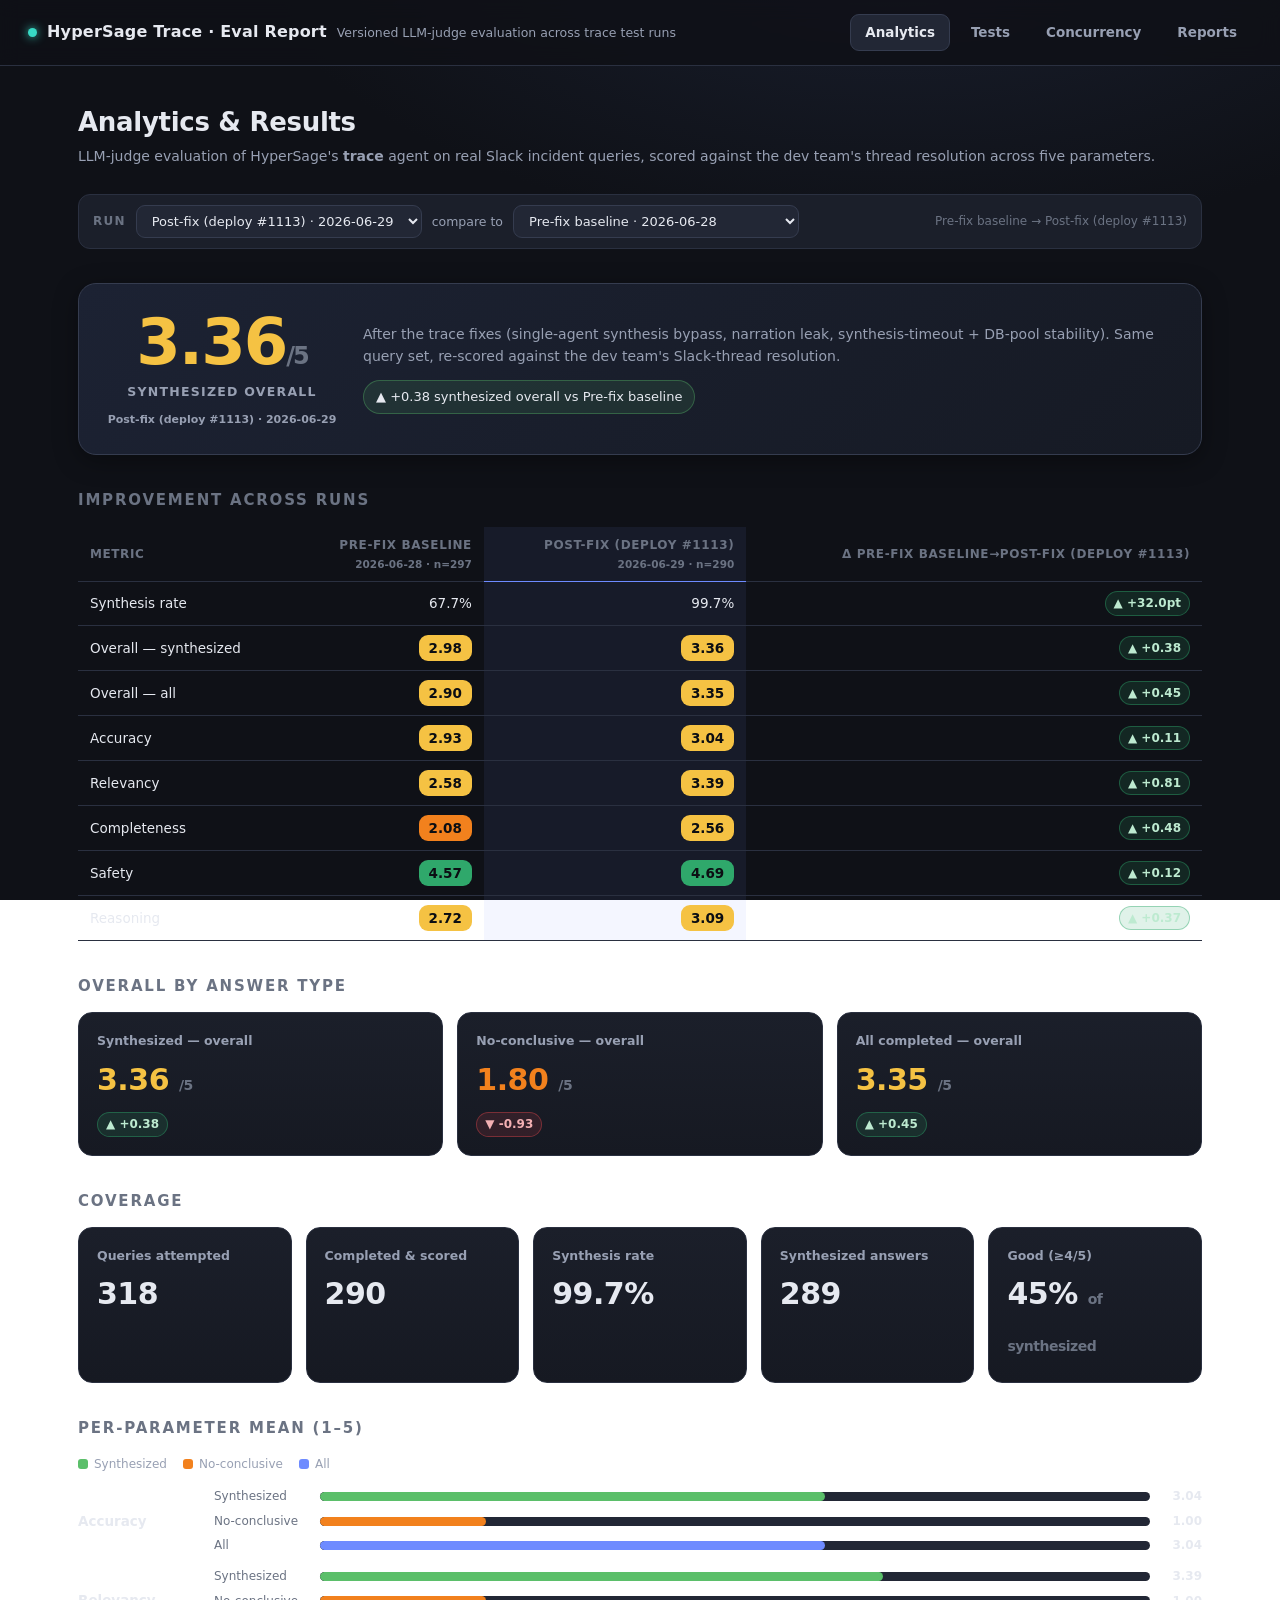
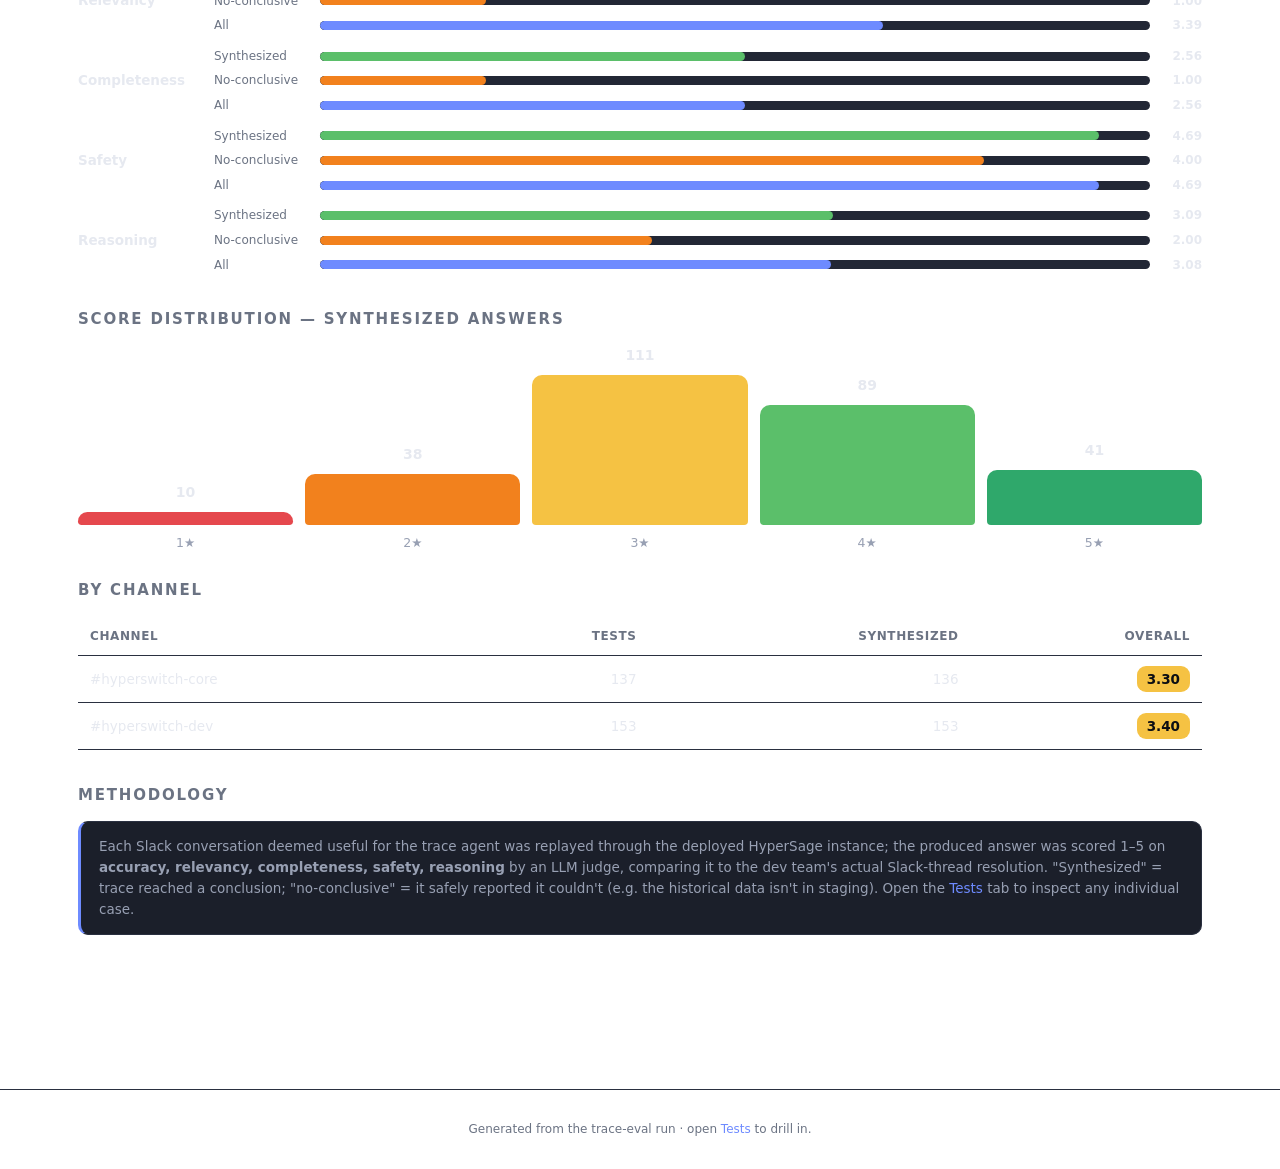
<file: index.html>
<!DOCTYPE html>
<html lang="en">
<head>
  <meta charset="utf-8" />
  <meta name="viewport" content="width=device-width, initial-scale=1" />
  <title>HyperSage Trace — Evaluation Report</title>
  <link rel="stylesheet" href="assets/styles.css" />
</head>
<body>
  <header class="top">
    <div class="brand"><span class="dot"></span><b>HyperSage Trace · Eval Report</b>
      <span class="sub" id="doc-sub">Post-fix synthesized-answer quality</span></div>
    <nav>
      <a href="index.html" class="active">Analytics</a>
      <a href="tests.html">Tests</a>
      <a href="concurrency.html">Concurrency</a>
      <a href="reports.html">Reports</a>
    </nav>
  </header>

  <main id="analytics">
    <h1 class="page">Analytics &amp; Results</h1>
    <p class="page-sub">LLM-judge evaluation of HyperSage's <b>trace</b> agent on real Slack incident
      queries, scored against the dev team's thread resolution across five parameters.</p>

    <div id="run-controls" class="runbar"></div>

    <section>
      <div class="hero" id="hero"></div>
    </section>

    <section>
      <h2>Improvement across runs</h2>
      <div id="trend"></div>
    </section>

    <section>
      <h2>Overall by answer type</h2>
      <div id="overall-compare"></div>
    </section>

    <section>
      <h2>Coverage</h2>
      <div class="cards" id="cards"></div>
    </section>

    <section>
      <h2>Per-parameter mean (1–5)</h2>
      <div class="legend" id="plegend"></div>
      <div class="params" id="params"></div>
    </section>

    <section>
      <h2>Score distribution — synthesized answers</h2>
      <div class="dist" id="dist"></div>
    </section>

    <section>
      <h2>By channel</h2>
      <table class="simple" id="channels"></table>
    </section>

    <section>
      <h2>Methodology</h2>
      <div class="note">
        Each Slack conversation deemed useful for the trace agent was replayed through the deployed
        HyperSage instance; the produced answer was scored 1–5 on <b>accuracy, relevancy, completeness,
        safety, reasoning</b> by an LLM judge, comparing it to the dev team's actual Slack-thread
        resolution. "Synthesized" = trace reached a conclusion; "no-conclusive" = it safely reported it
        couldn't (e.g. the historical data isn't in staging). Open the <a href="tests.html">Tests</a> tab
        to inspect any individual case.
      </div>
    </section>
  </main>

  <footer class="foot">Generated from the trace-eval run · open <a href="tests.html">Tests</a> to drill in.</footer>

  <script src="data.js"></script>
  <script src="assets/marked.min.js"></script>
  <script src="assets/app.js"></script>
</body>
</html>
</file>
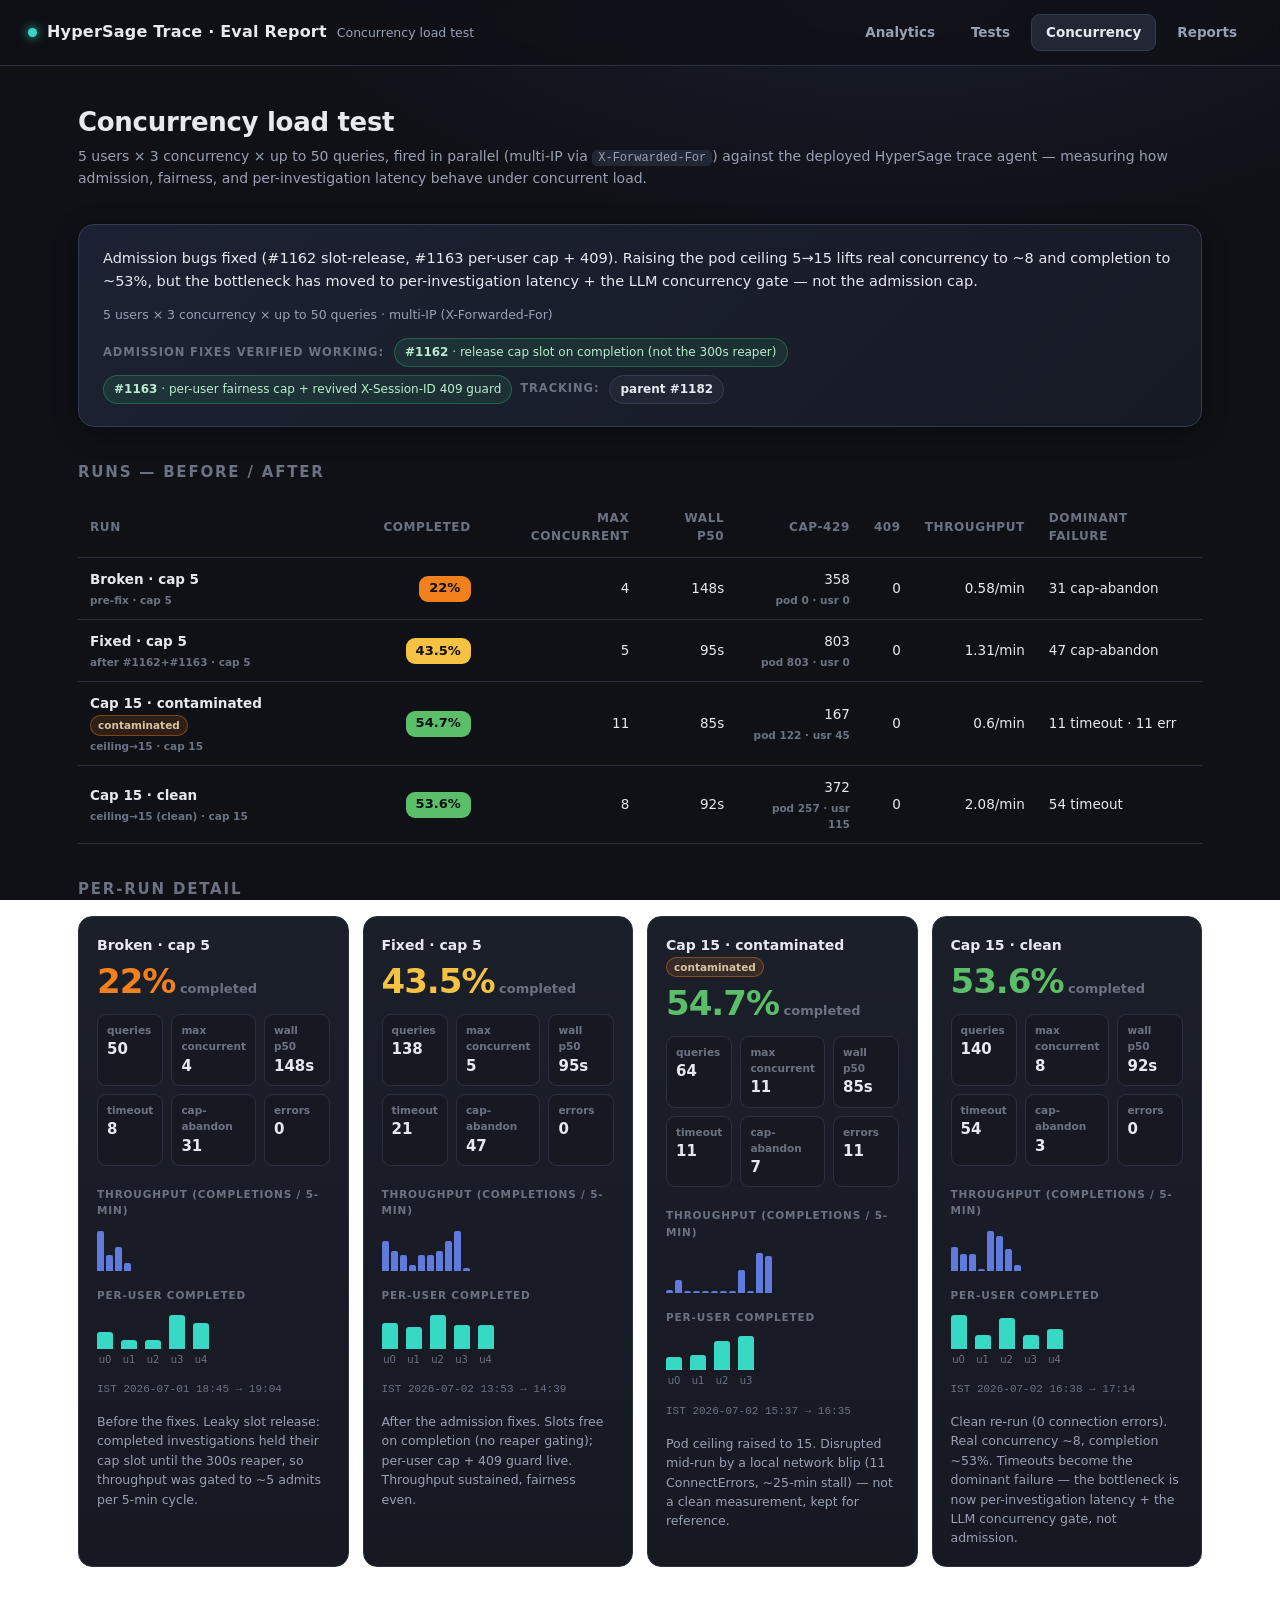
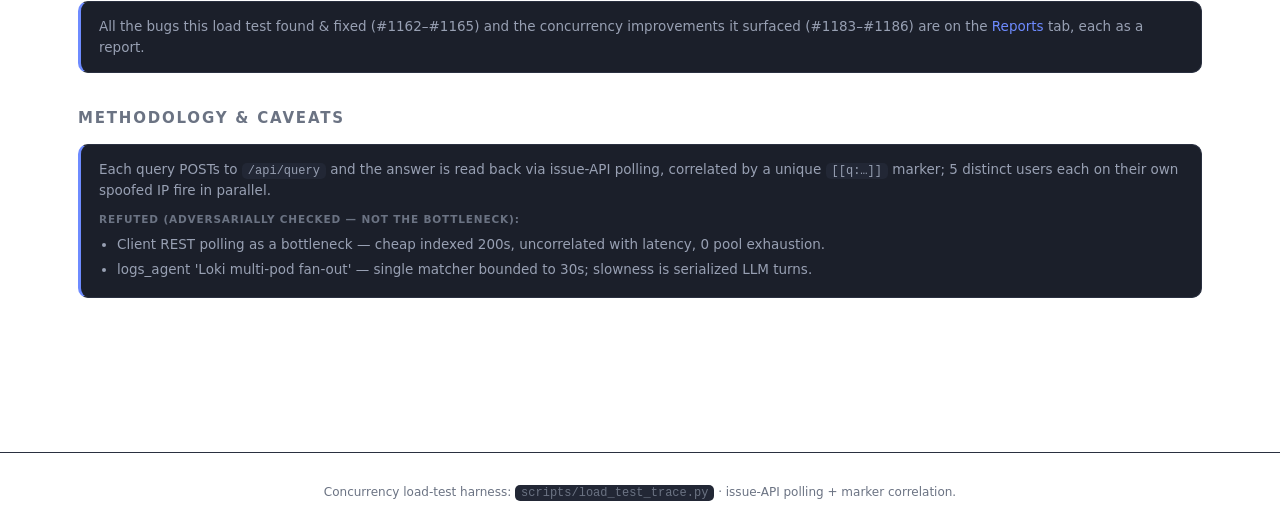
<file: concurrency.html>
<!DOCTYPE html>
<html lang="en">
<head>
  <meta charset="utf-8" />
  <meta name="viewport" content="width=device-width, initial-scale=1" />
  <title>Concurrency — HyperSage Trace Eval</title>
  <link rel="stylesheet" href="assets/styles.css" />
</head>
<body>
  <header class="top">
    <div class="brand"><span class="dot"></span><b>HyperSage Trace · Eval Report</b>
      <span class="sub" id="doc-sub">Concurrency load test</span></div>
    <nav>
      <a href="index.html">Analytics</a>
      <a href="tests.html">Tests</a>
      <a href="concurrency.html" class="active">Concurrency</a>
      <a href="reports.html">Reports</a>
    </nav>
  </header>

  <main id="concurrency">
    <h1 class="page">Concurrency load test</h1>
    <p class="page-sub">5 users × 3 concurrency × up to 50 queries, fired in parallel (multi-IP via
      <code>X-Forwarded-For</code>) against the deployed HyperSage trace agent — measuring how admission,
      fairness, and per-investigation latency behave under concurrent load.</p>

    <section><div id="cc-headline"></div></section>

    <section>
      <h2>Runs — before / after</h2>
      <div id="cc-runs"></div>
    </section>

    <section>
      <h2>Per-run detail</h2>
      <div class="cards" id="cc-detail"></div>
    </section>

    <section>
      <div class="note">All the bugs this load test found &amp; fixed (#1162–#1165) and the concurrency
        improvements it surfaced (#1183–#1186) are on the <a href="reports.html">Reports</a> tab, each as a report.</div>
    </section>

    <section>
      <h2>Methodology &amp; caveats</h2>
      <div class="note" id="cc-refuted"></div>
    </section>
  </main>

  <footer class="foot">Concurrency load-test harness: <code>scripts/load_test_trace.py</code> · issue-API polling + marker correlation.</footer>

  <script src="concurrency_data.js"></script>
  <script src="assets/app.js"></script>
</body>
</html>
</file>
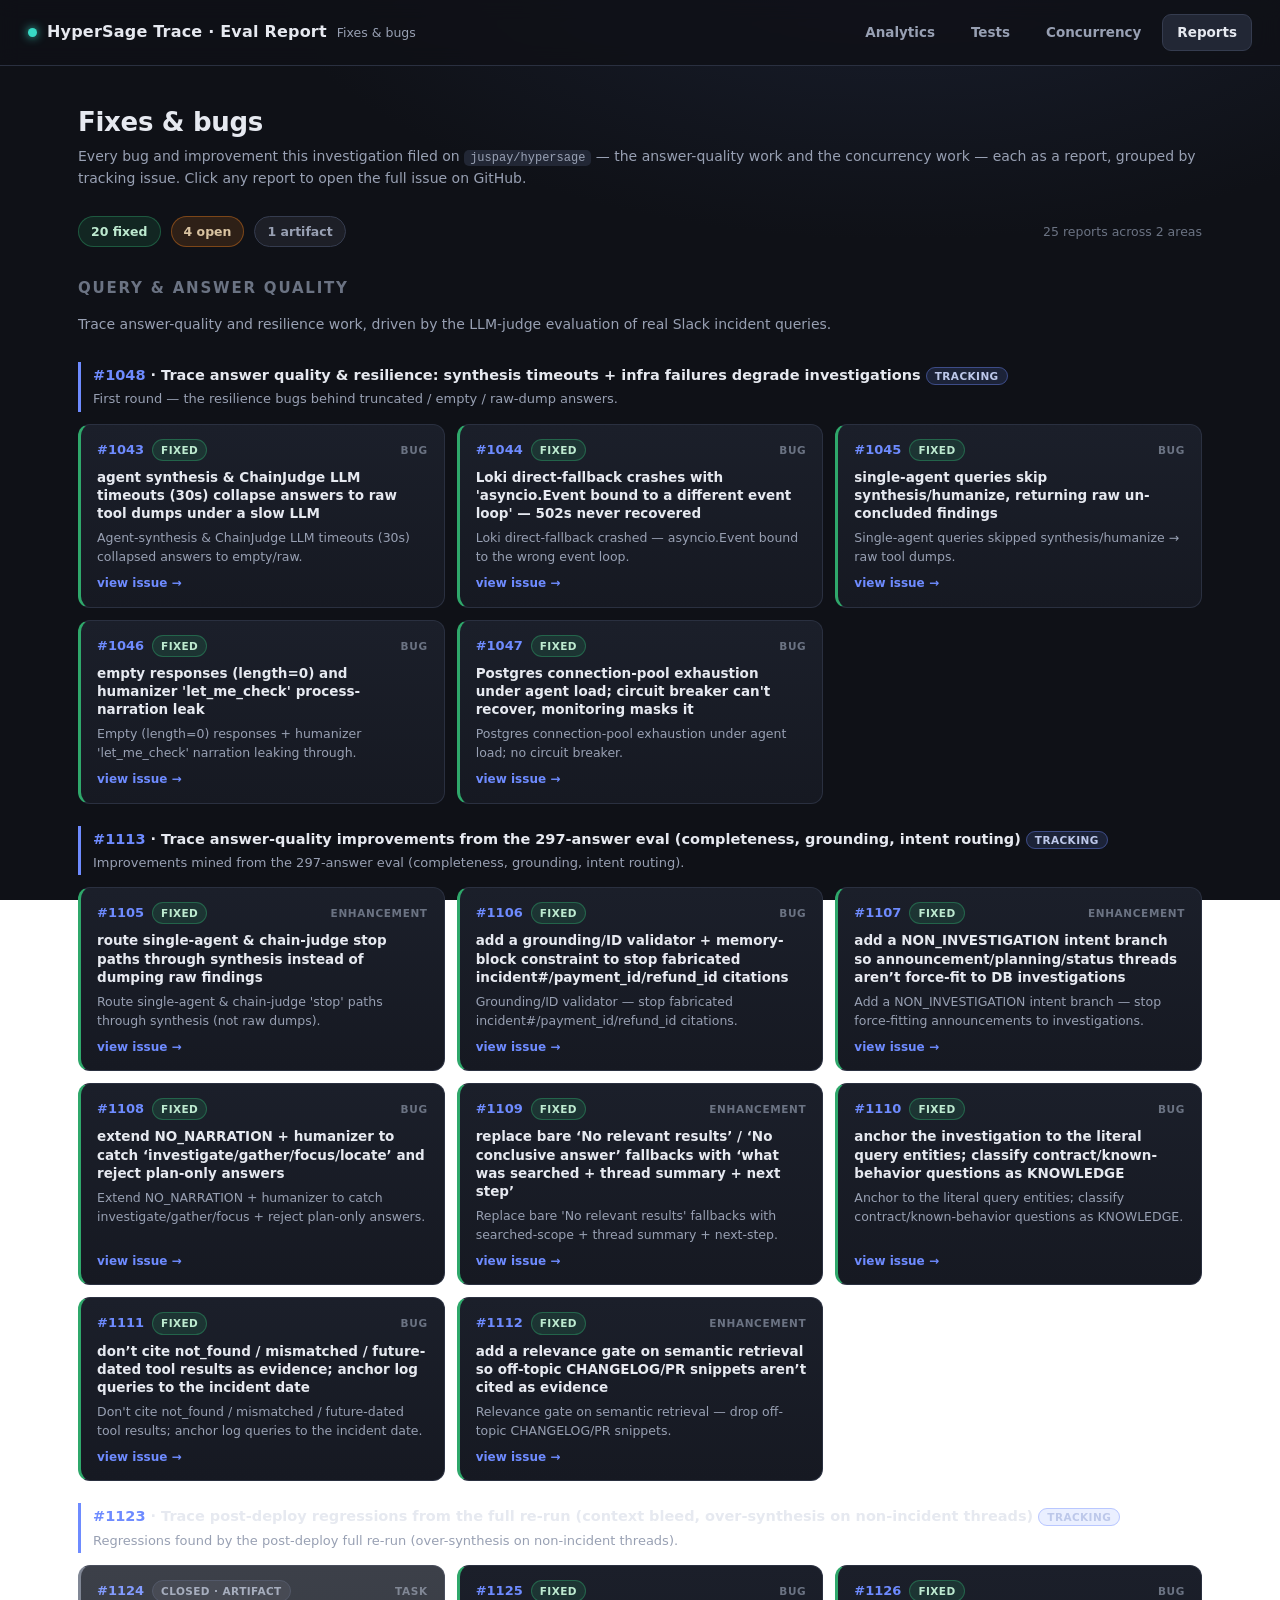
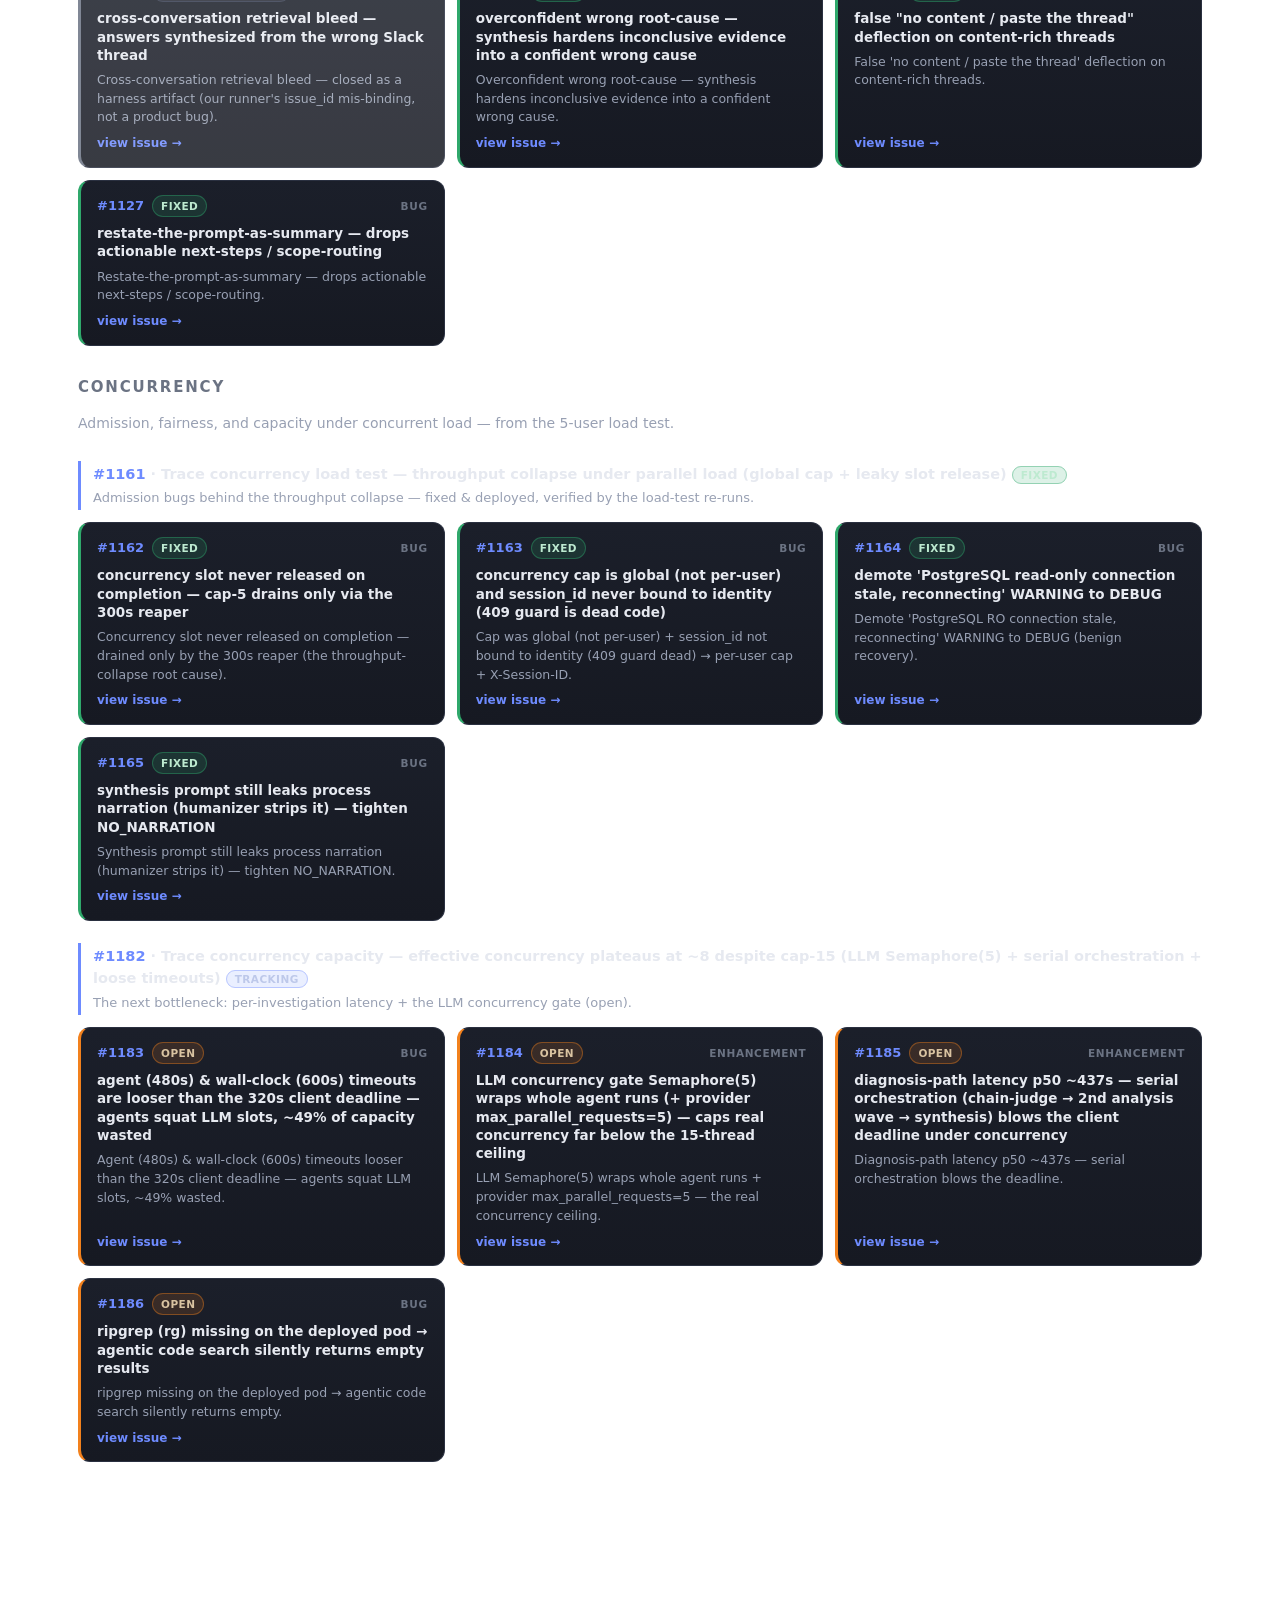
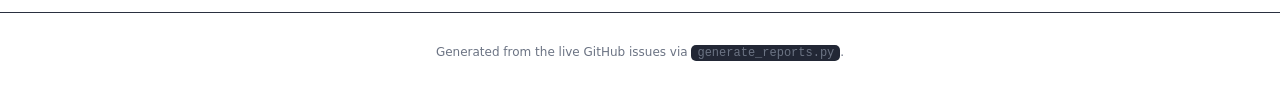
<file: reports.html>
<!DOCTYPE html>
<html lang="en">
<head>
  <meta charset="utf-8" />
  <meta name="viewport" content="width=device-width, initial-scale=1" />
  <title>Reports — HyperSage Trace Eval</title>
  <link rel="stylesheet" href="assets/styles.css" />
</head>
<body>
  <header class="top">
    <div class="brand"><span class="dot"></span><b>HyperSage Trace · Eval Report</b>
      <span class="sub" id="doc-sub">Fixes &amp; bugs</span></div>
    <nav>
      <a href="index.html">Analytics</a>
      <a href="tests.html">Tests</a>
      <a href="concurrency.html">Concurrency</a>
      <a href="reports.html" class="active">Reports</a>
    </nav>
  </header>

  <main id="reports">
    <h1 class="page">Fixes &amp; bugs</h1>
    <p class="page-sub">Every bug and improvement this investigation filed on <code>juspay/hypersage</code> — the
      answer-quality work and the concurrency work — each as a report, grouped by tracking issue. Click any
      report to open the full issue on GitHub.</p>

    <div id="rp-summary"></div>
    <div id="rp-body"></div>
  </main>

  <footer class="foot">Generated from the live GitHub issues via <code>generate_reports.py</code>.</footer>

  <script src="reports_data.js"></script>
  <script src="assets/app.js"></script>
</body>
</html>
</file>
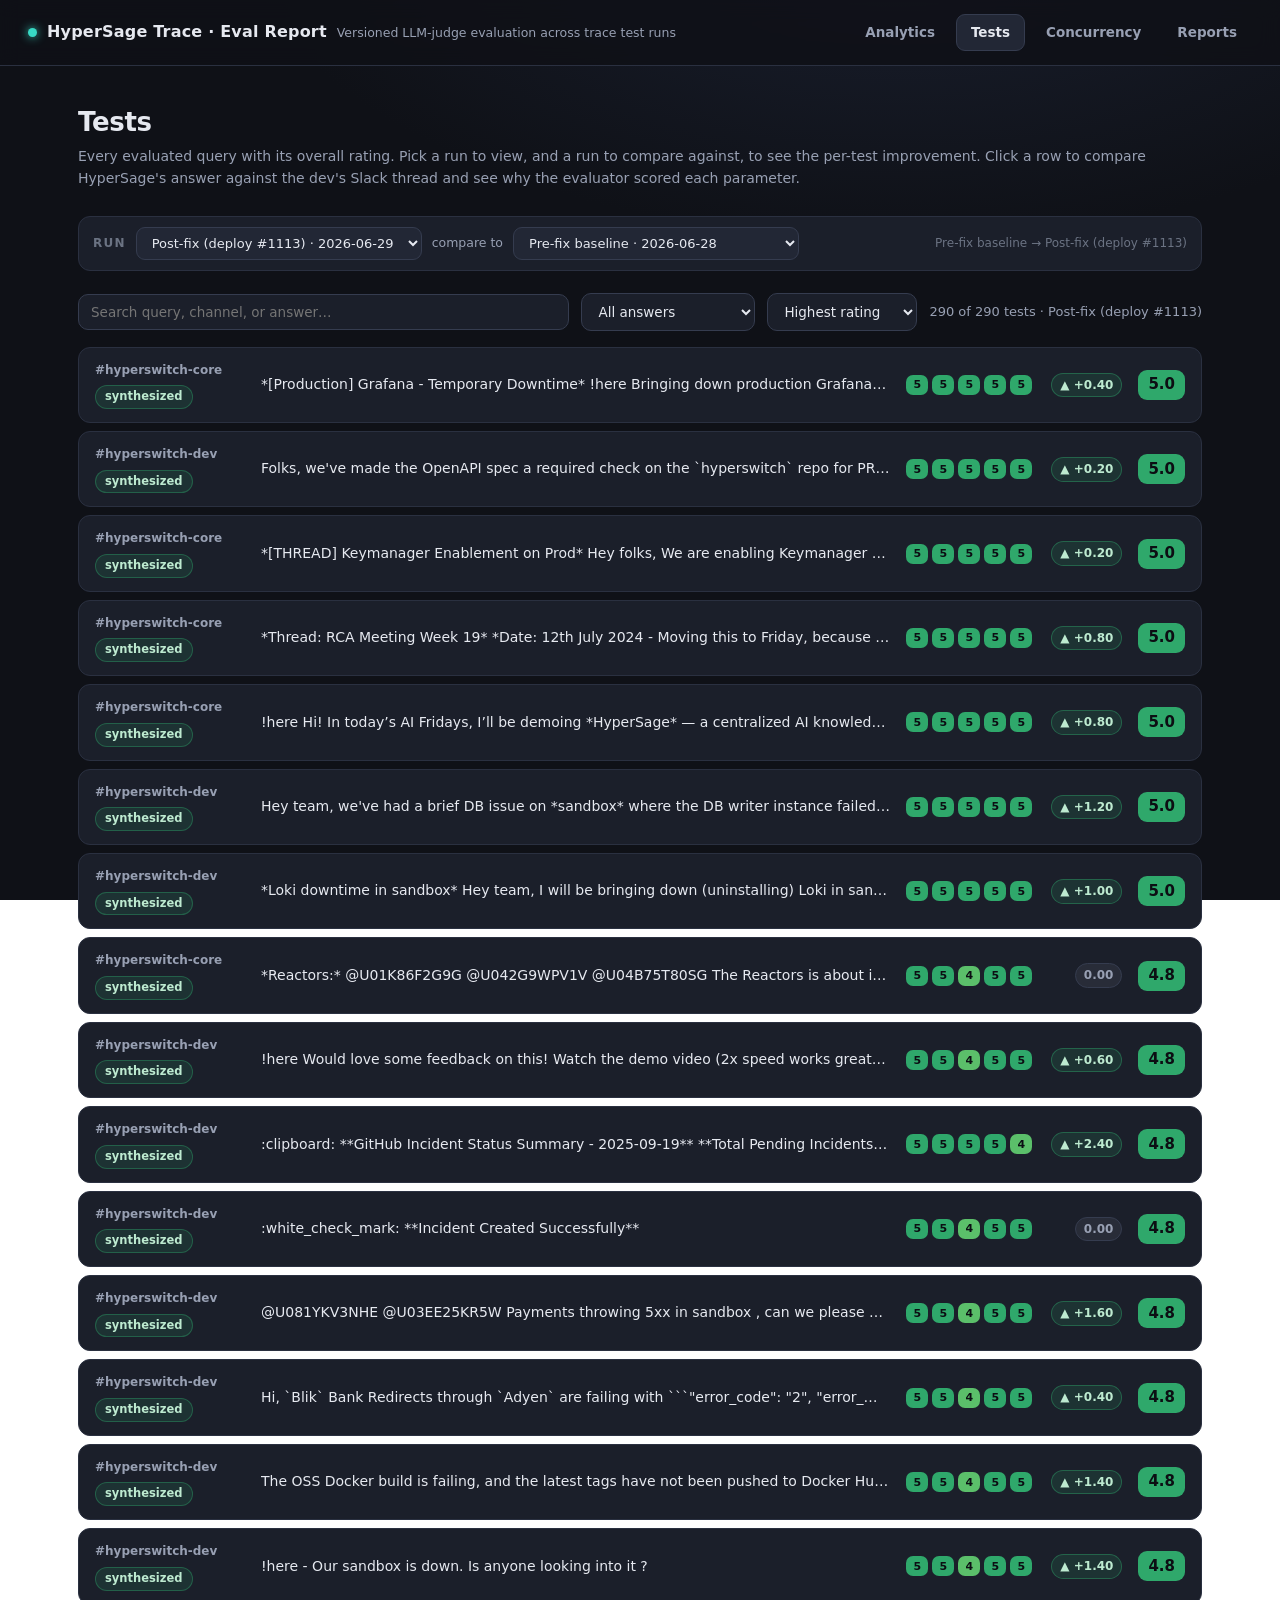
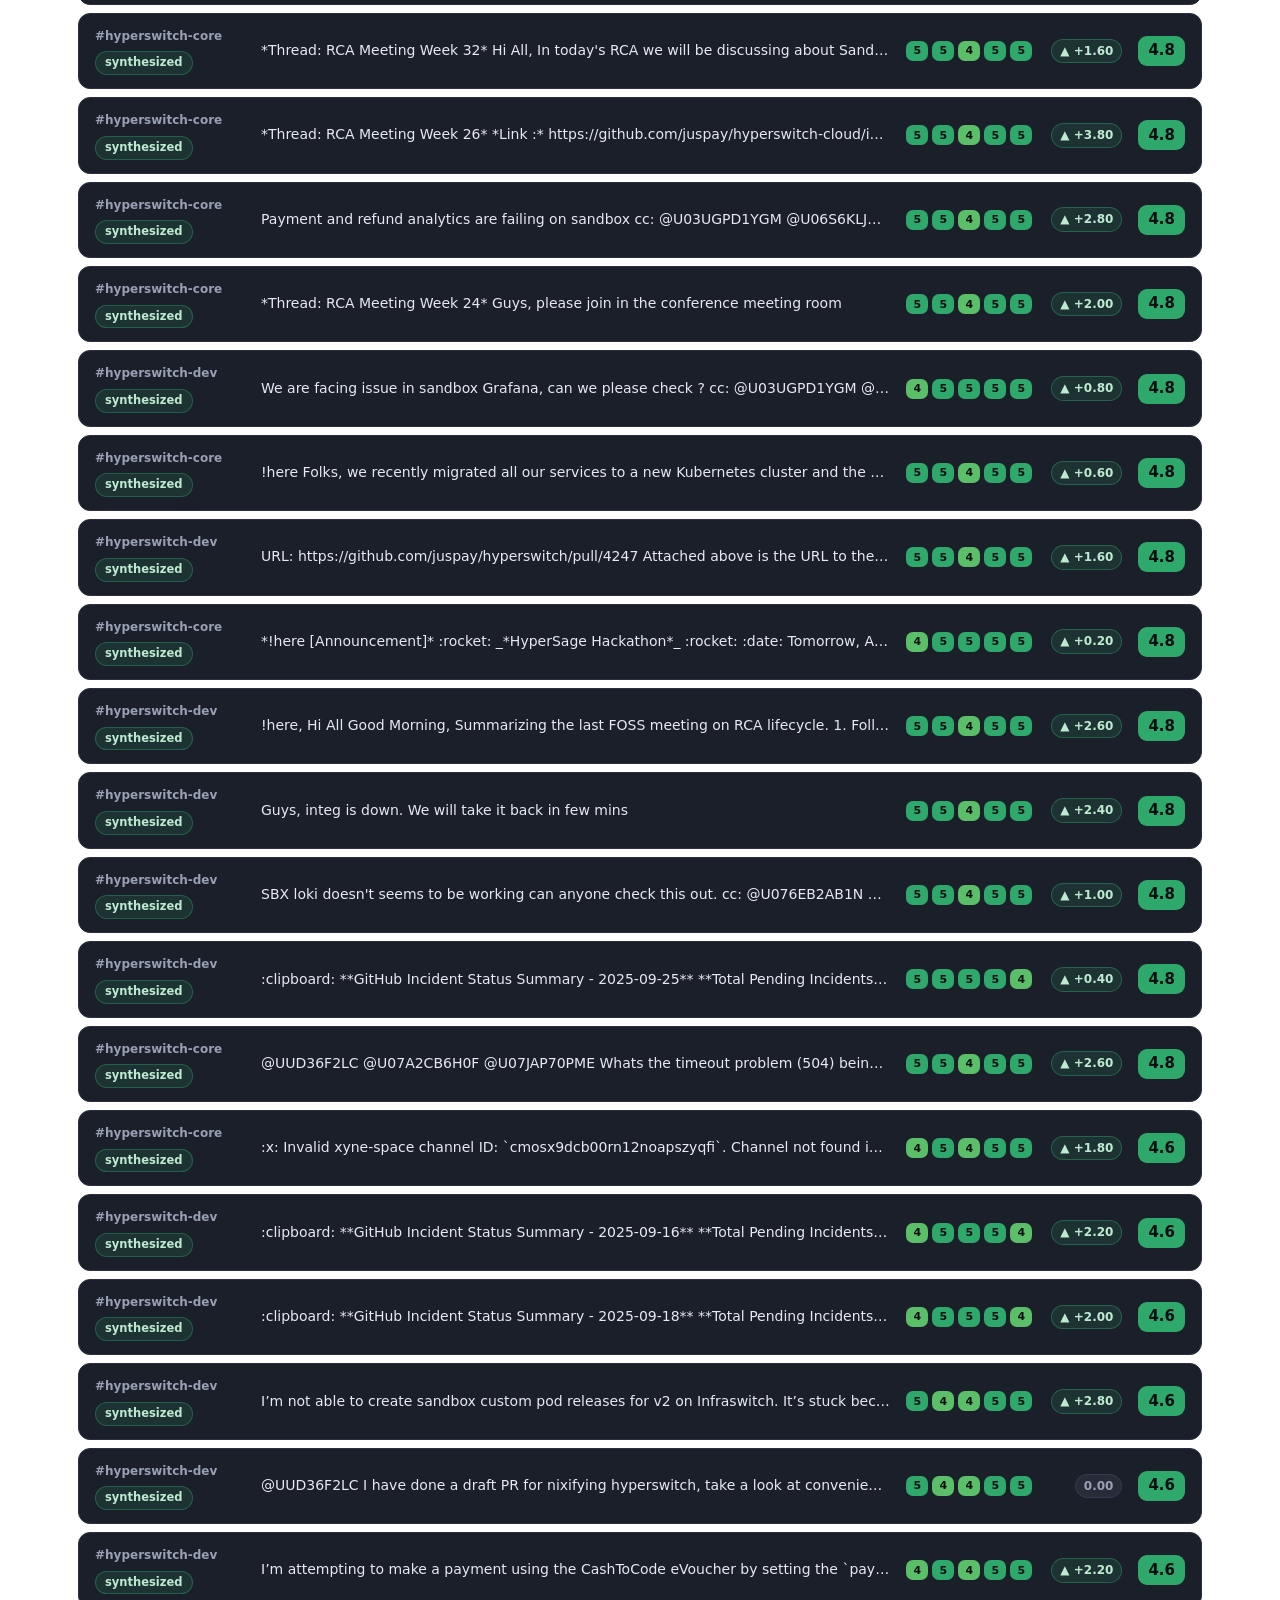
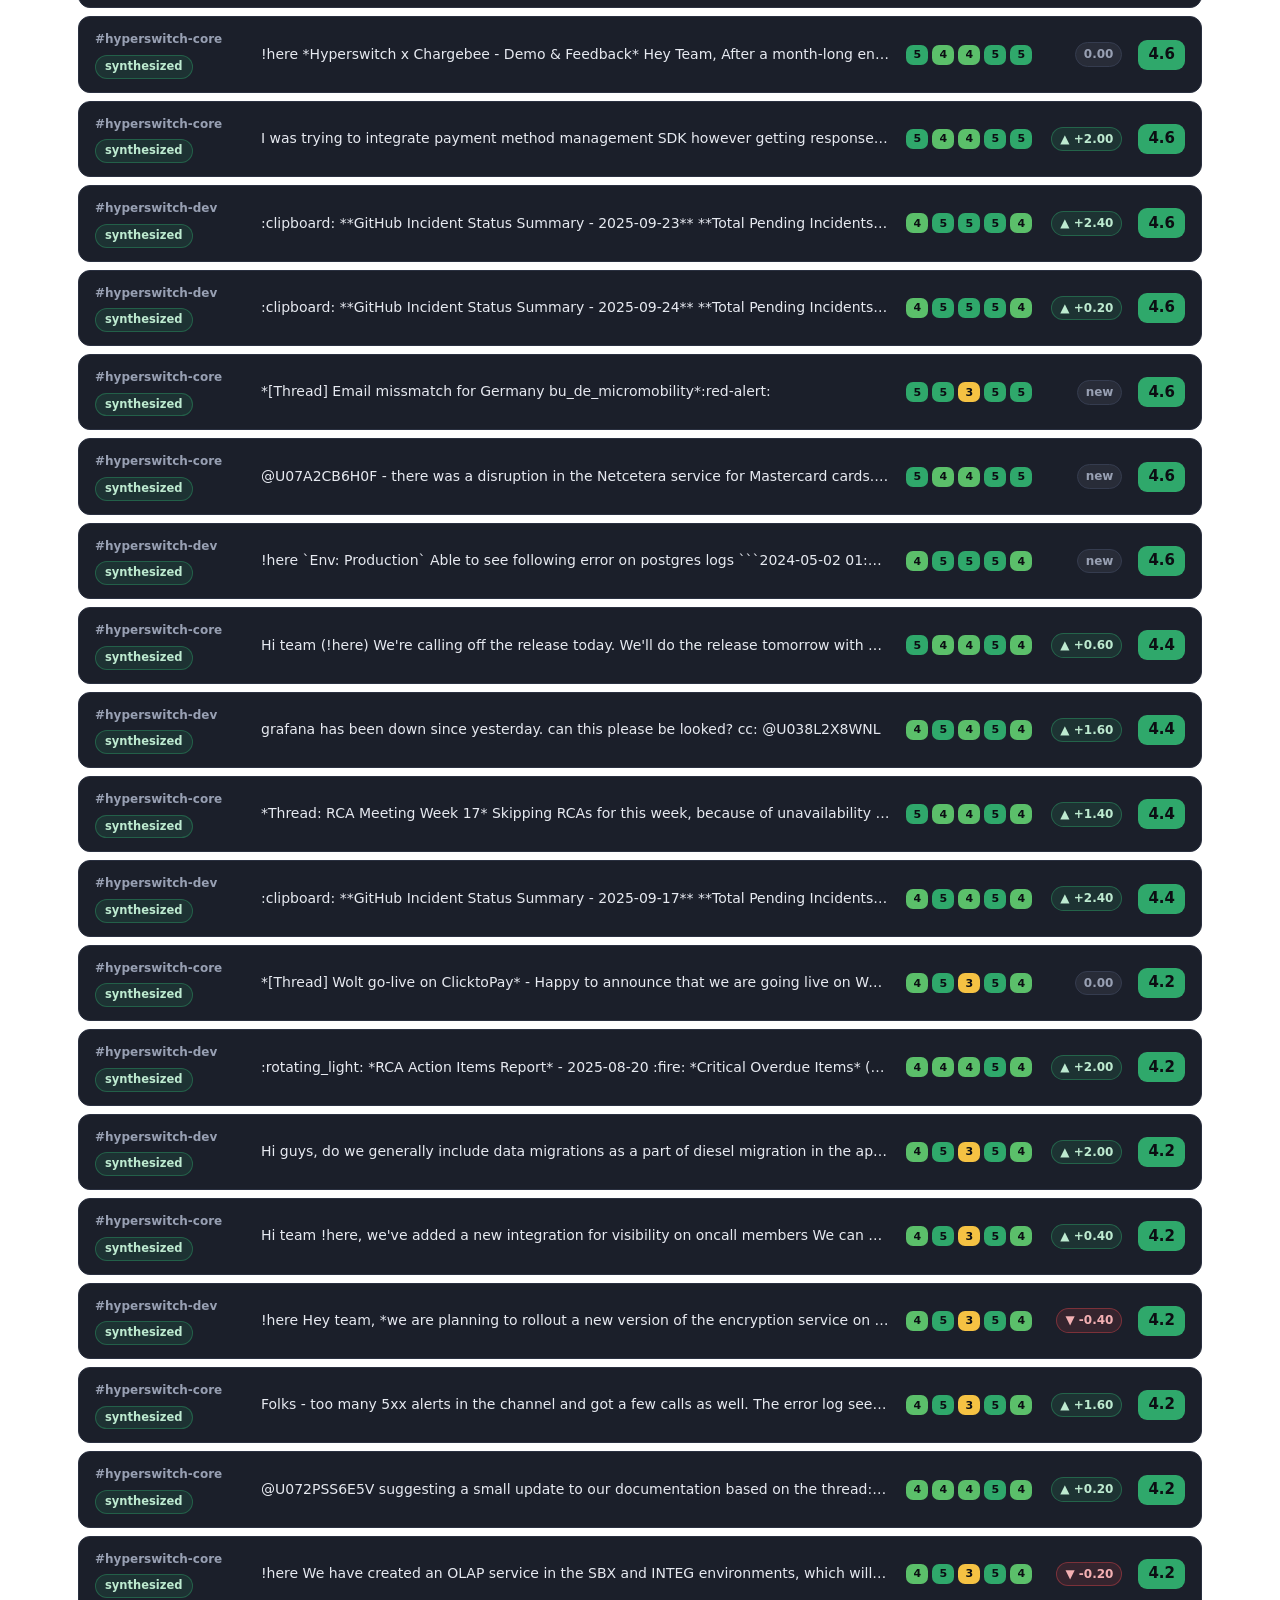
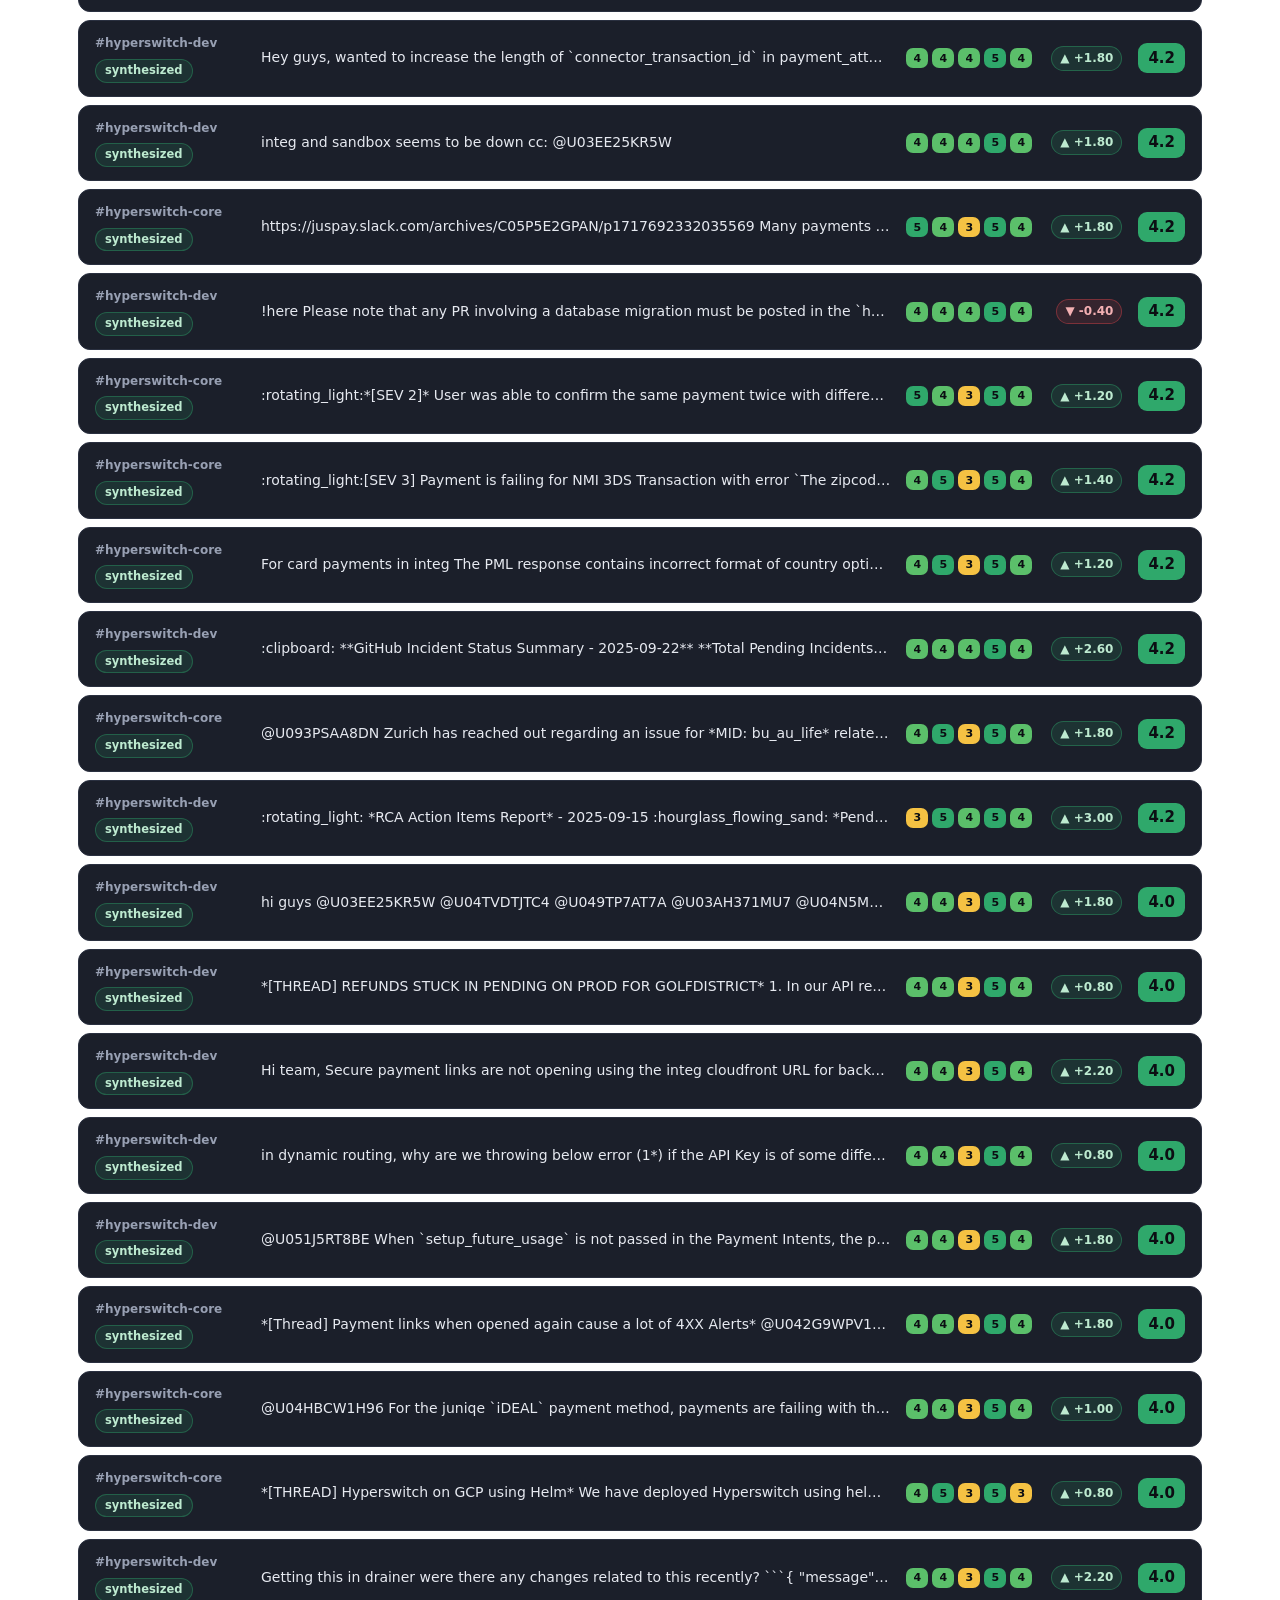
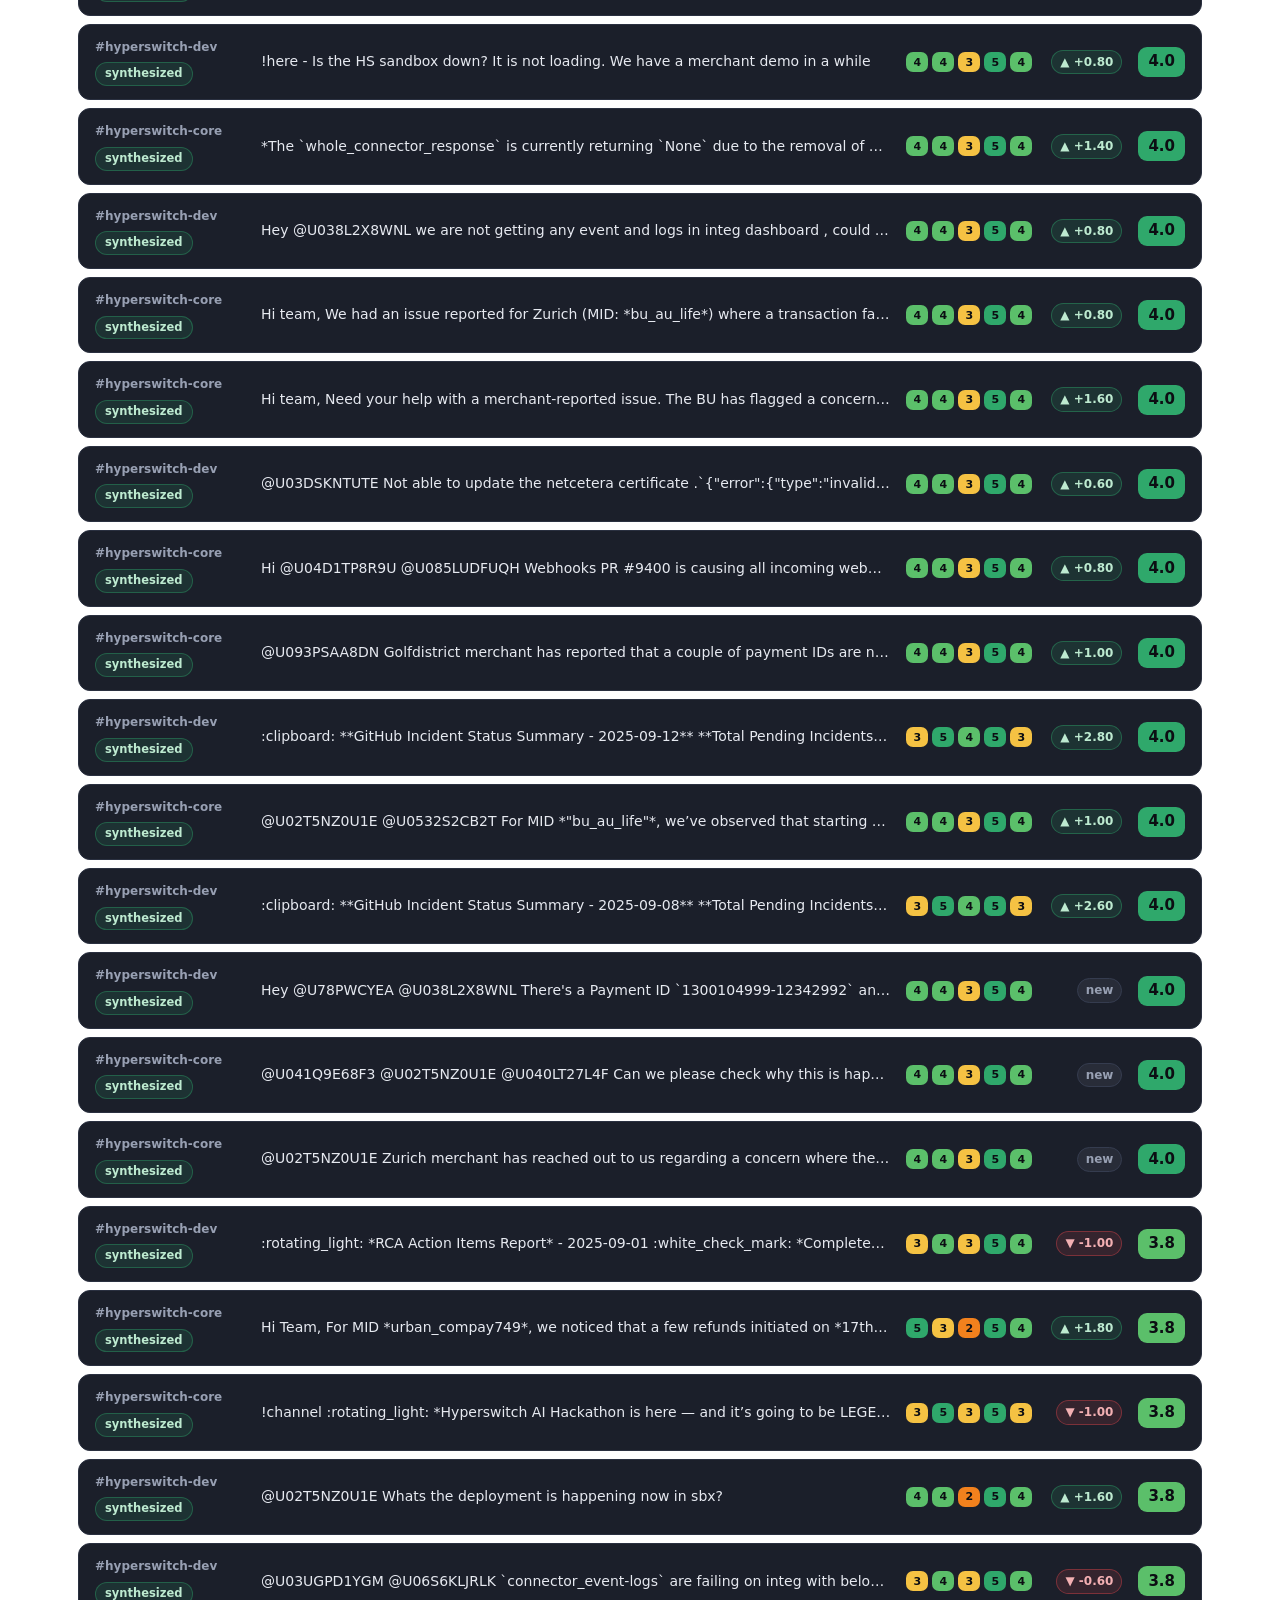
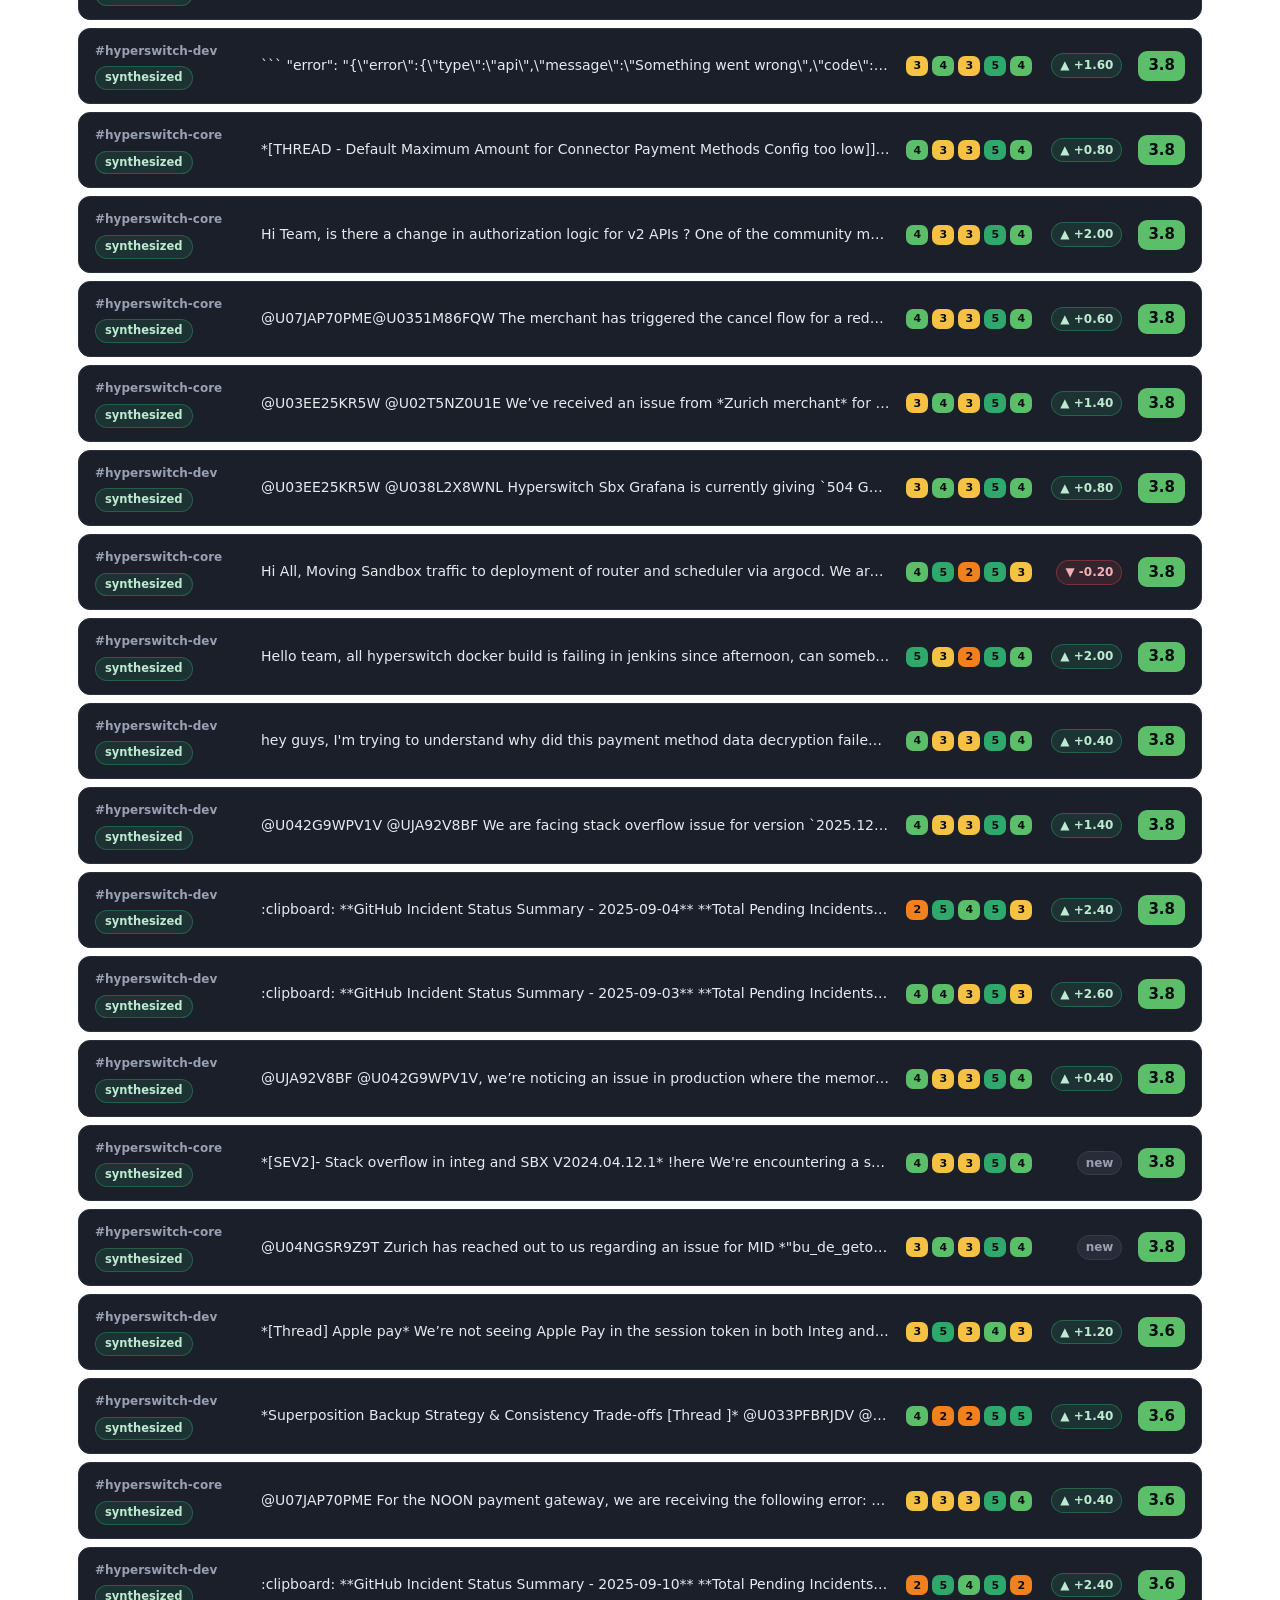
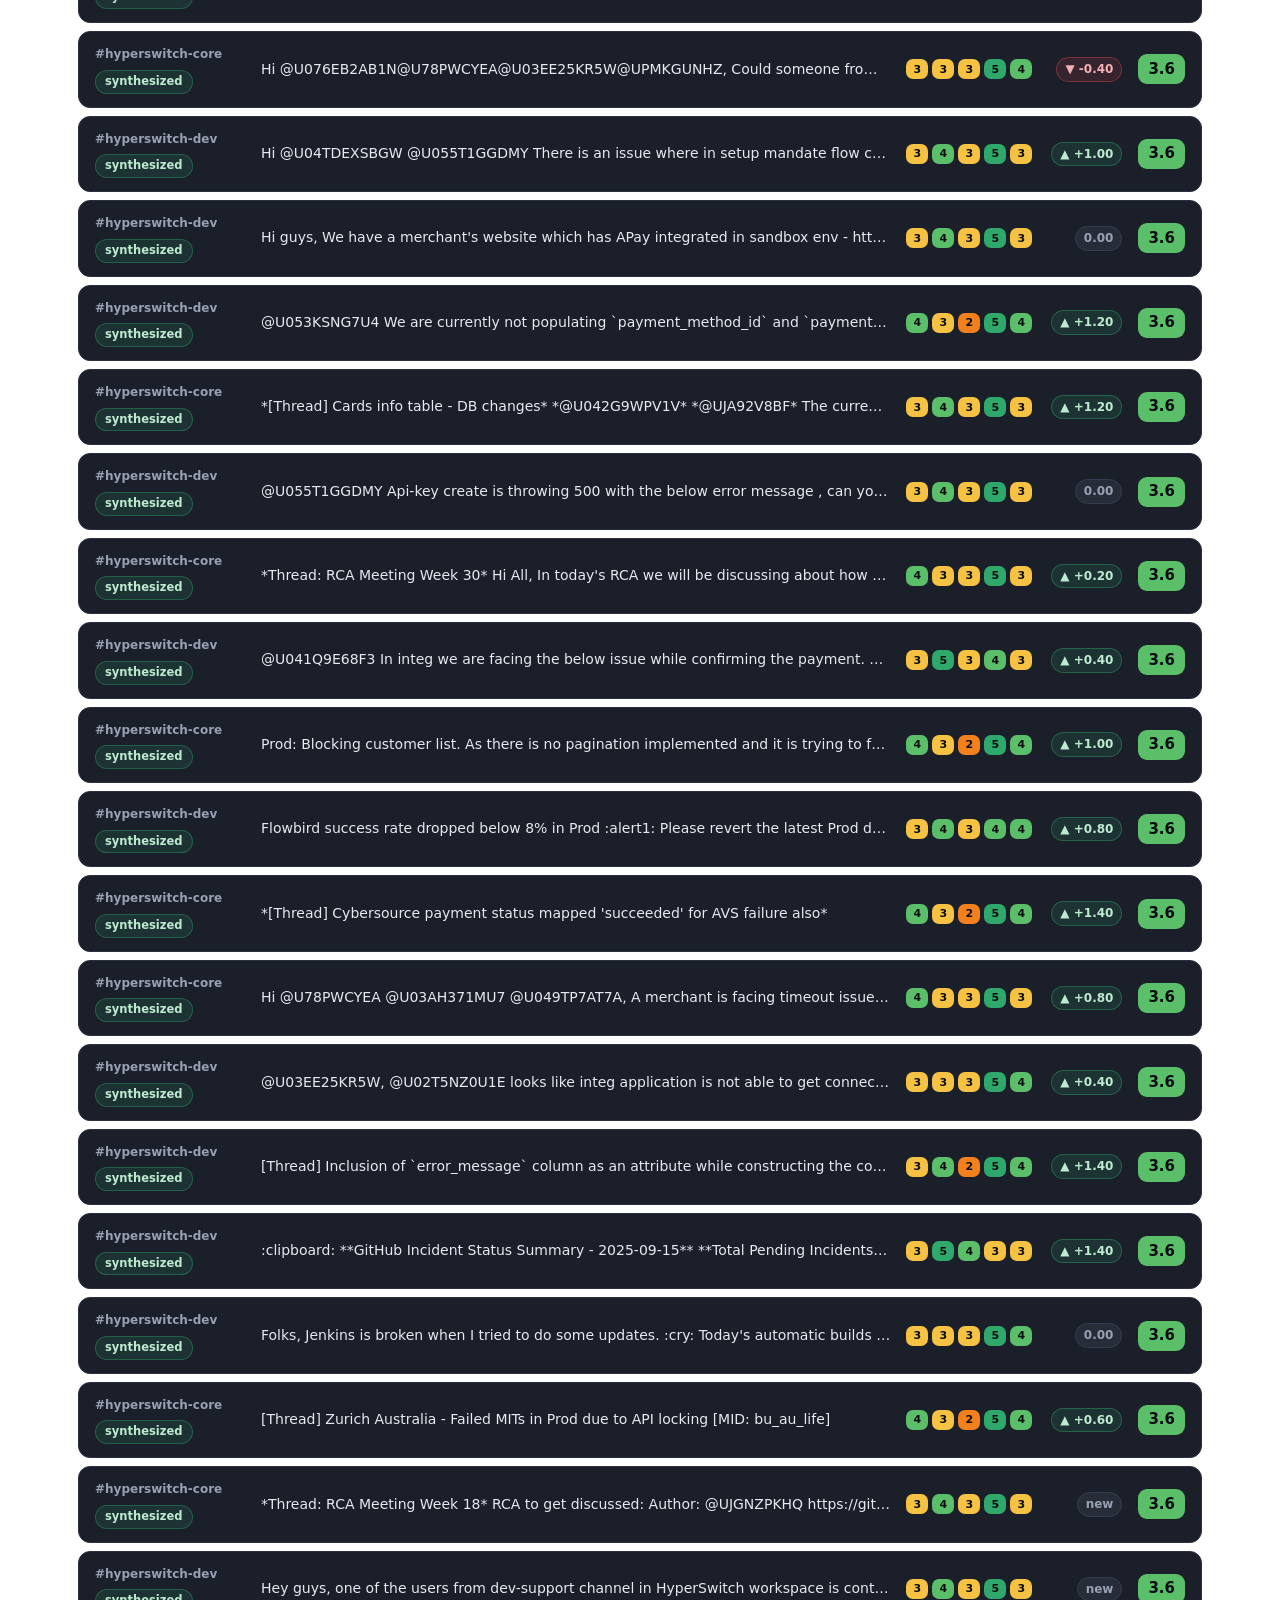
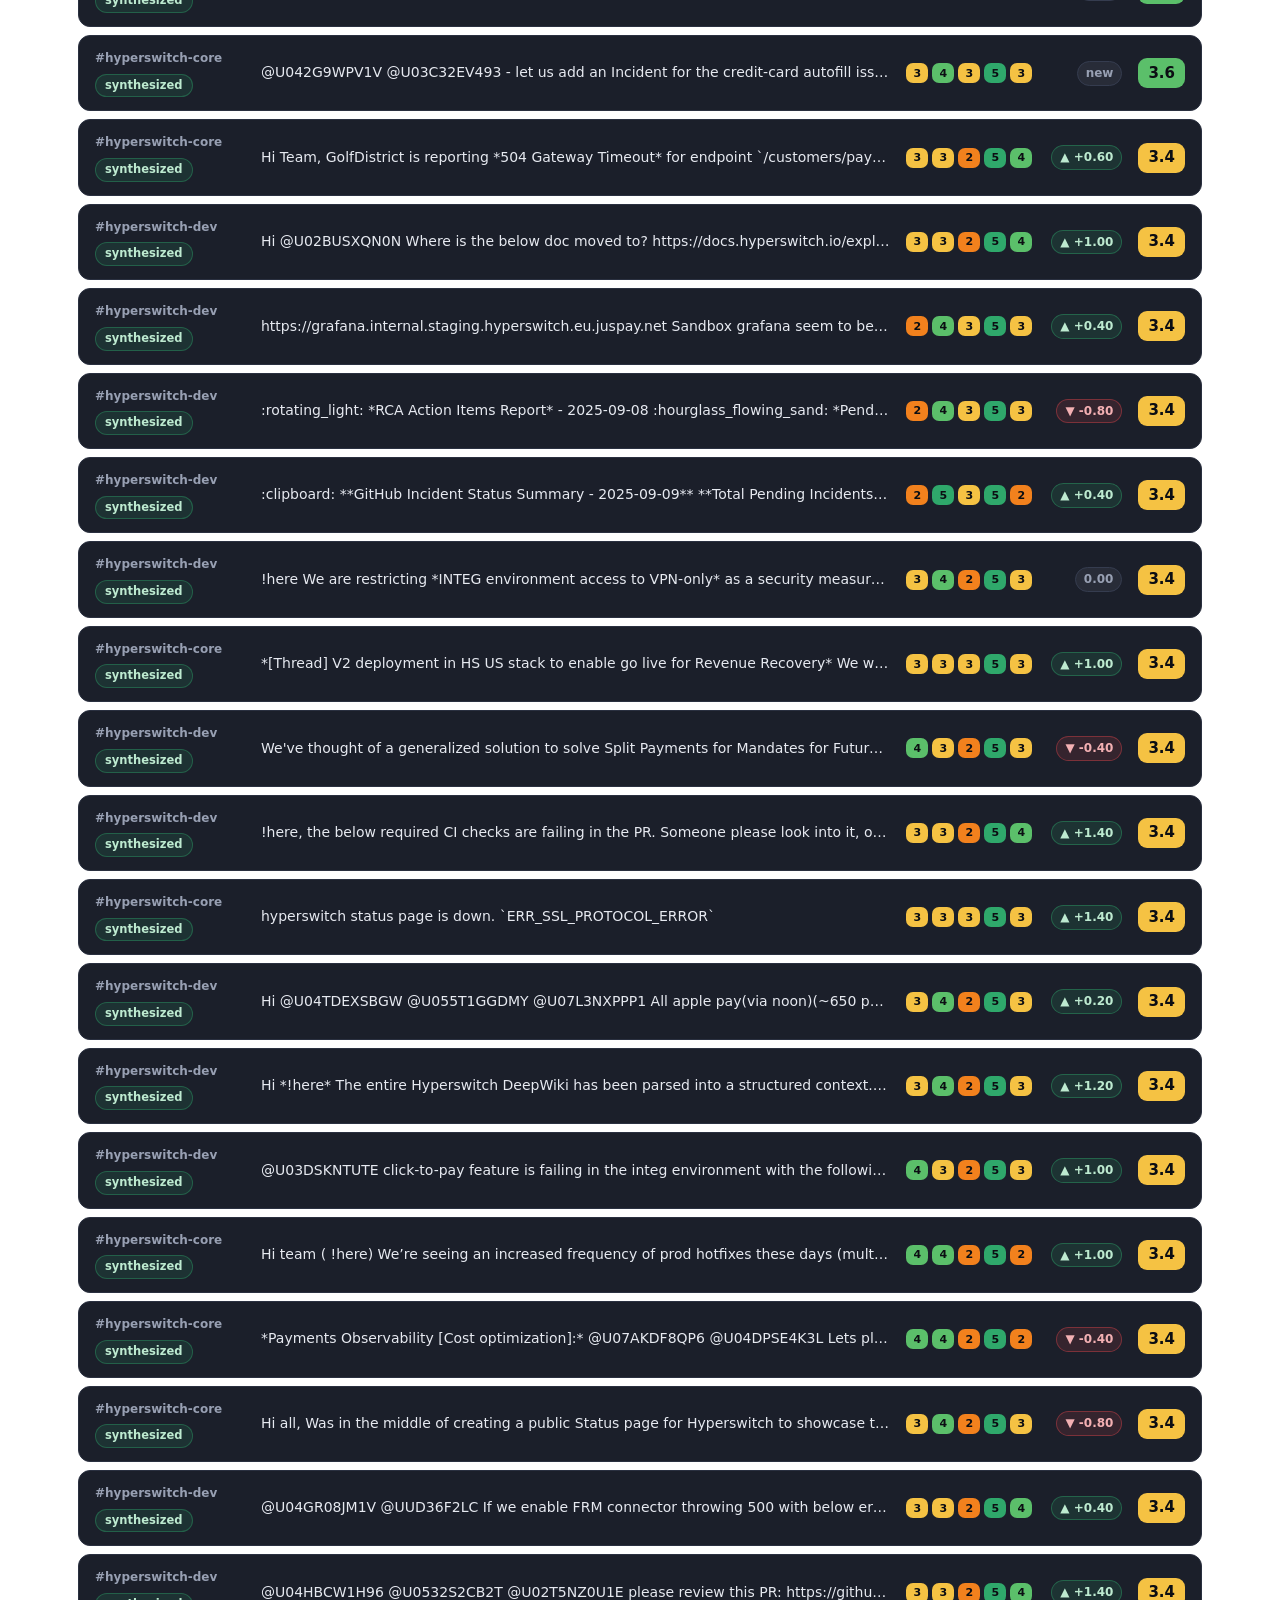
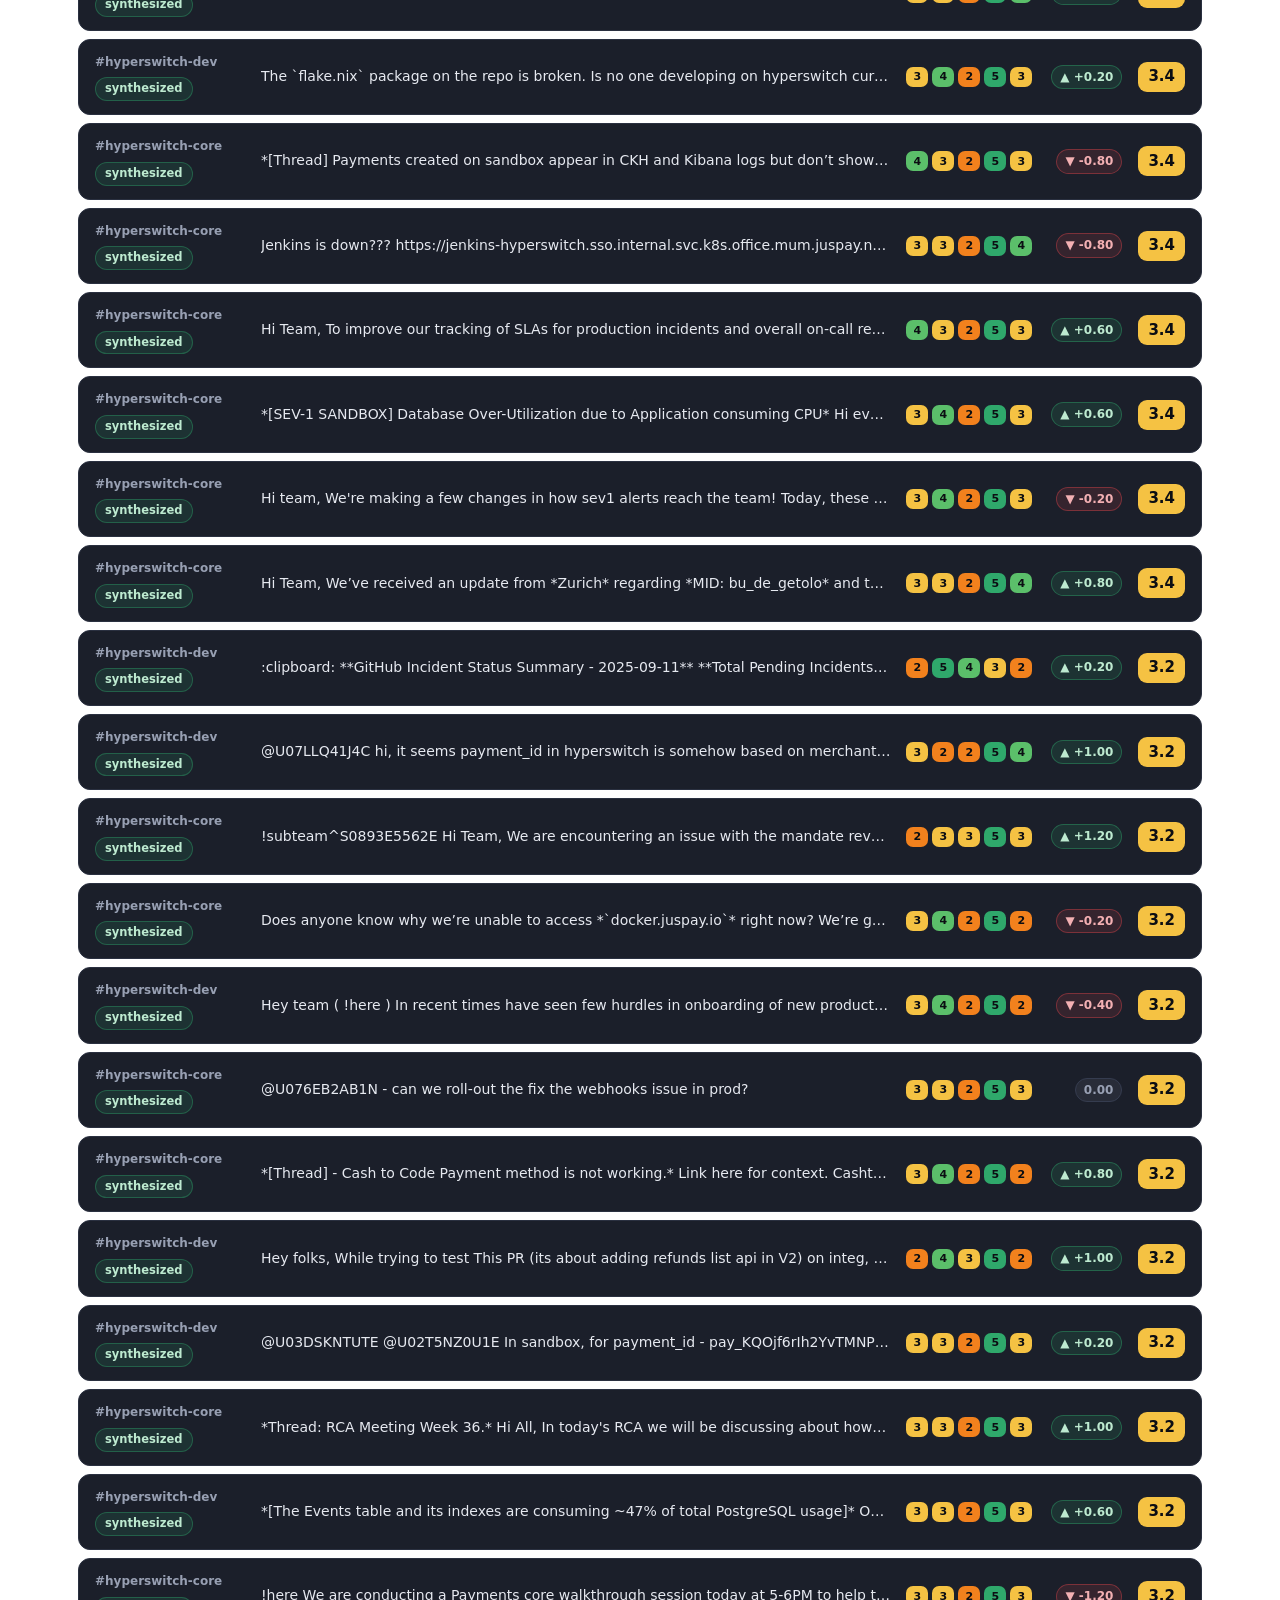
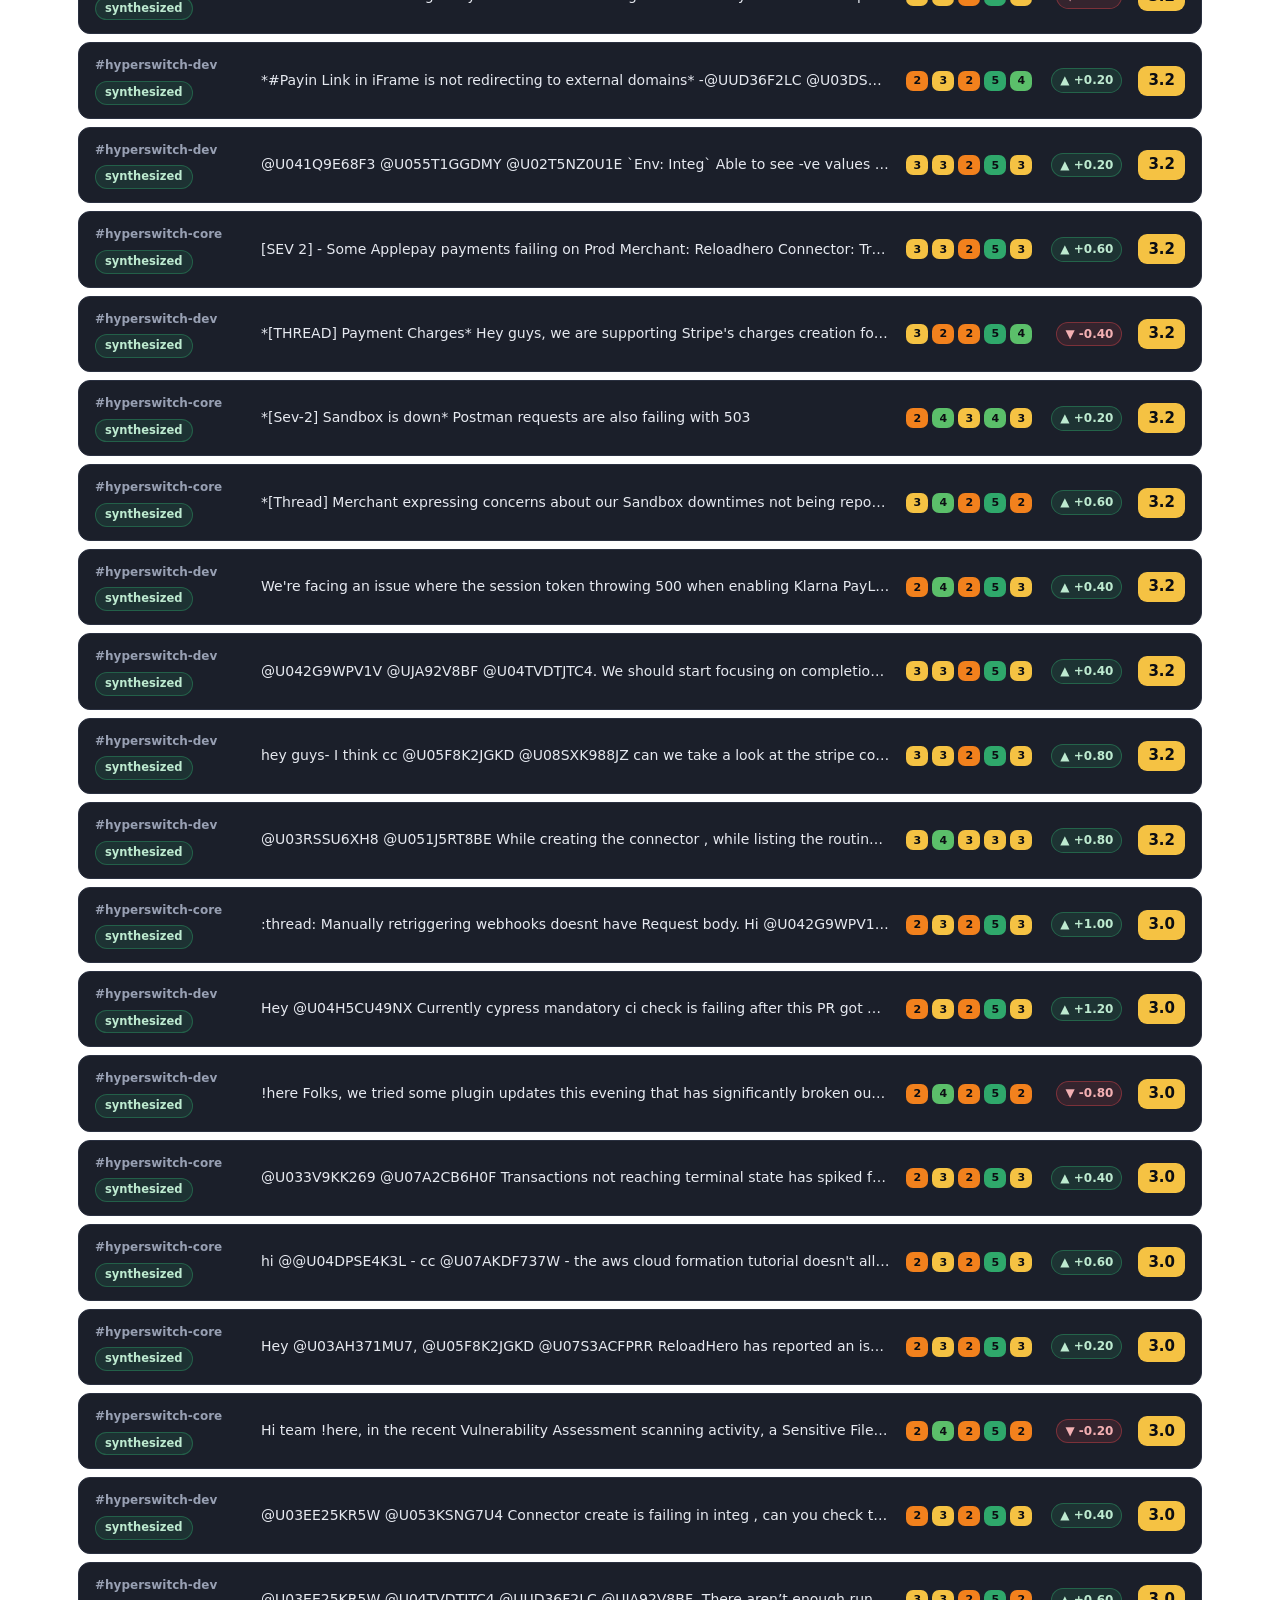
<file: tests.html>
<!DOCTYPE html>
<html lang="en">
<head>
  <meta charset="utf-8" />
  <meta name="viewport" content="width=device-width, initial-scale=1" />
  <title>Tests — HyperSage Trace Eval</title>
  <link rel="stylesheet" href="assets/styles.css" />
</head>
<body>
  <header class="top">
    <div class="brand"><span class="dot"></span><b>HyperSage Trace · Eval Report</b>
      <span class="sub" id="doc-sub">Per-test results</span></div>
    <nav>
      <a href="index.html">Analytics</a>
      <a href="tests.html" class="active">Tests</a>
      <a href="concurrency.html">Concurrency</a>
      <a href="reports.html">Reports</a>
    </nav>
  </header>

  <main id="tests">
    <h1 class="page">Tests</h1>
    <p class="page-sub">Every evaluated query with its overall rating. Pick a run to view, and a run to
      compare against, to see the per-test improvement. Click a row to compare HyperSage's answer against
      the dev's Slack thread and see why the evaluator scored each parameter.</p>

    <div id="run-controls" class="runbar"></div>

    <div class="controls">
      <input type="search" id="search" placeholder="Search query, channel, or answer…" />
      <select id="filter" title="Filter">
        <option value="all">All answers</option>
        <option value="synth">Synthesized only</option>
        <option value="nc">No-conclusive only</option>
      </select>
      <select id="sort" title="Sort">
        <option value="overall_desc">Highest rating</option>
        <option value="overall_asc">Lowest rating</option>
        <option value="channel">Channel</option>
      </select>
      <span class="count" id="tcount"></span>
    </div>

    <div class="tlist" id="tlist"></div>
  </main>

  <div class="overlay" id="overlay">
    <div class="modal" id="modal"></div>
  </div>

  <footer class="foot">Tip: each parameter chip is colored 1 (red) → 5 (green). Press Esc to close a test.</footer>

  <script src="data.js"></script>
  <script src="assets/marked.min.js"></script>
  <script src="assets/app.js"></script>
</body>
</html>
</file>
<file: assets/styles.css>
/* HyperSage Trace — Evaluation Report :: styles */
:root {
  --bg: #0f1117;
  --bg-2: #161922;
  --panel: #1b1f2a;
  --panel-2: #222735;
  --border: #2a3040;
  --border-2: #353c4f;
  --text: #e6e9f0;
  --muted: #98a0b3;
  --faint: #6b7383;
  --accent: #6e8bff;
  --accent-2: #38d9c4;
  --s1: #e5484d; --s2: #f2811d; --s3: #f5c243; --s4: #5bbf6a; --s5: #2fa86b;
  --shadow: 0 6px 24px rgba(0,0,0,.35);
  --radius: 14px;
  --mono: ui-monospace, SFMono-Regular, "SF Mono", Menlo, Consolas, monospace;
  --sans: -apple-system, BlinkMacSystemFont, "Segoe UI", Roboto, Inter, system-ui, sans-serif;
}
* { box-sizing: border-box; }
html, body { margin: 0; padding: 0; }
body {
  font-family: var(--sans);
  background: radial-gradient(1200px 600px at 70% -10%, #1a2030 0%, var(--bg) 55%) fixed;
  color: var(--text);
  line-height: 1.55;
  -webkit-font-smoothing: antialiased;
}
a { color: var(--accent); text-decoration: none; }
a:hover { text-decoration: underline; }

/* ---- header / nav ---- */
header.top {
  position: sticky; top: 0; z-index: 20;
  display: flex; align-items: center; gap: 18px;
  padding: 14px 28px;
  background: rgba(15,17,23,.82);
  backdrop-filter: blur(10px);
  border-bottom: 1px solid var(--border);
}
header.top .brand { display: flex; align-items: baseline; gap: 10px; }
header.top .brand b { font-size: 16px; letter-spacing: .2px; }
header.top .brand .dot { width: 9px; height: 9px; border-radius: 50%; background: var(--accent-2); box-shadow: 0 0 10px var(--accent-2); }
header.top .sub { color: var(--muted); font-size: 12.5px; }
header.top nav { margin-left: auto; display: flex; gap: 6px; }
header.top nav a {
  padding: 7px 14px; border-radius: 9px; color: var(--muted);
  font-size: 13.5px; font-weight: 600; border: 1px solid transparent;
}
header.top nav a:hover { color: var(--text); background: var(--panel); text-decoration: none; }
header.top nav a.active { color: var(--text); background: var(--panel-2); border-color: var(--border-2); }

main { max-width: 1180px; margin: 0 auto; padding: 30px 28px 80px; }
h1.page { font-size: 26px; margin: 6px 0 4px; letter-spacing: -.3px; }
.page-sub { color: var(--muted); margin: 0 0 26px; font-size: 14px; }
section { margin: 34px 0; }
section > h2 { font-size: 15px; text-transform: uppercase; letter-spacing: .12em; color: var(--faint); margin: 0 0 14px; font-weight: 700; }

/* ---- cards ---- */
.cards { display: grid; grid-template-columns: repeat(auto-fit, minmax(170px,1fr)); gap: 14px; }
.card {
  background: linear-gradient(180deg, var(--panel) 0%, var(--bg-2) 100%);
  border: 1px solid var(--border); border-radius: var(--radius); padding: 18px 18px;
}
.card .k { color: var(--muted); font-size: 12.5px; font-weight: 600; }
.card .v { font-size: 30px; font-weight: 750; letter-spacing: -.5px; margin-top: 6px; }
.card .v small { font-size: 14px; color: var(--faint); font-weight: 600; }

/* ---- hero ---- */
.hero {
  display: grid; grid-template-columns: 230px 1fr; gap: 26px; align-items: center;
  background: linear-gradient(135deg, #1c2233 0%, #161a24 100%);
  border: 1px solid var(--border-2); border-radius: 18px; padding: 26px 28px; box-shadow: var(--shadow);
}
.hero .big { font-size: 64px; font-weight: 800; line-height: 1; letter-spacing: -2px; }
.hero .big span { font-size: 24px; color: var(--faint); font-weight: 600; }
.hero .ring { display:flex; flex-direction:column; align-items:center; gap:8px; }
.hero .ring .lbl { color: var(--muted); font-size: 12.5px; font-weight: 600; text-transform: uppercase; letter-spacing:.1em; }
.hero p { margin: 0; color: var(--muted); font-size: 14px; }
.hero .delta { display:inline-flex; align-items:center; gap:8px; margin-top:12px; font-size:13px; color:var(--text);
  background: rgba(91,191,106,.12); border:1px solid rgba(91,191,106,.35); padding:6px 12px; border-radius:999px; }

/* ---- param comparison bars ---- */
.params { display: flex; flex-direction: column; gap: 12px; }
.param-row { display: grid; grid-template-columns: 120px 1fr; gap: 16px; align-items: center; }
.param-row .name { font-weight: 650; font-size: 13.5px; text-transform: capitalize; }
.bars { display: flex; flex-direction: column; gap: 6px; }
.bar { display: grid; grid-template-columns: 96px 1fr 42px; align-items: center; gap: 10px; font-size: 12px; }
.bar .tag { color: var(--faint); }
.bar .track { display: block; height: 9px; background: var(--panel-2); border-radius: 999px; overflow: hidden; }
.bar .fill { display: block; height: 9px; border-radius: 999px; }
.bar .num { text-align: right; font-variant-numeric: tabular-nums; font-weight: 650; }
.legend { display:flex; gap:16px; margin-bottom:14px; font-size:12px; color:var(--muted); }
.legend i { display:inline-block; width:10px; height:10px; border-radius:3px; margin-right:6px; vertical-align:-1px; }

/* ---- distribution ---- */
.dist { display: grid; grid-template-columns: repeat(5,1fr); gap: 12px; align-items: end; height: 200px; }
.dist .col { display:flex; flex-direction:column; align-items:center; justify-content:flex-end; gap:8px; height:100%; }
.dist .col .barv { width: 100%; border-radius: 10px 10px 4px 4px; min-height: 4px; transition: height .3s; }
.dist .col .cnt { font-weight: 700; font-size: 14px; }
.dist .col .star { color: var(--muted); font-size: 12.5px; }

/* ---- channel table ---- */
table.simple { width: 100%; border-collapse: collapse; font-size: 13.5px; }
table.simple th, table.simple td { text-align: left; padding: 10px 12px; border-bottom: 1px solid var(--border); }
table.simple th { color: var(--faint); font-weight: 650; font-size: 12px; text-transform: uppercase; letter-spacing:.05em; }
table.simple td.num, table.simple th.num { text-align: right; font-variant-numeric: tabular-nums; }

.note { background: var(--panel); border: 1px solid var(--border); border-left: 3px solid var(--accent); border-radius: 10px; padding: 14px 18px; color: var(--muted); font-size: 13.5px; }

/* ---- score chips / badges ---- */
.score { display:inline-flex; align-items:center; justify-content:center; min-width: 26px; height: 22px; padding: 0 7px;
  border-radius: 7px; font-weight: 750; font-size: 12.5px; color: #0c0e13; font-variant-numeric: tabular-nums; }
.badge-overall { display:inline-flex; align-items:center; justify-content:center; min-width: 46px; height: 30px; padding: 0 10px;
  border-radius: 9px; font-weight: 800; font-size: 15px; color:#0c0e13; font-variant-numeric: tabular-nums; }
.pill { display:inline-block; padding: 2px 9px; border-radius:999px; font-size:11.5px; font-weight:650; border:1px solid var(--border-2); color: var(--muted); }
.pill.synth { color:#bdead0; background: rgba(47,168,107,.14); border-color: rgba(47,168,107,.4); }
.pill.nc { color:#d9c3a1; background: rgba(242,129,29,.12); border-color: rgba(242,129,29,.32); }

/* ---- tests controls ---- */
.controls { display:flex; gap:12px; align-items:center; flex-wrap:wrap; margin-bottom:16px; }
.controls input[type=search], .controls select {
  background: var(--panel); border: 1px solid var(--border-2); color: var(--text);
  padding: 9px 12px; border-radius: 10px; font-size: 13.5px; font-family: var(--sans); outline: none;
}
.controls input[type=search] { min-width: 280px; flex: 1; }
.controls input[type=search]:focus, .controls select:focus { border-color: var(--accent); }
.controls .count { color: var(--muted); font-size: 13px; margin-left:auto; }

/* ---- tests list ---- */
.tlist { display:flex; flex-direction:column; gap:8px; }
.trow {
  display:grid; grid-template-columns: 150px 1fr auto auto; gap:16px; align-items:center;
  background: var(--panel); border:1px solid var(--border); border-radius:12px; padding:13px 16px; cursor:pointer;
  transition: border-color .15s, transform .05s, background .15s;
}
.trow:hover { border-color: var(--accent); background: var(--panel-2); }
.trow:active { transform: translateY(1px); }
.trow .chan { color: var(--muted); font-size: 12px; font-weight: 650; }
.trow .chan .pill { margin-top:6px; }
.trow .q { font-size: 14px; color: var(--text); overflow:hidden; text-overflow:ellipsis; white-space:nowrap; }
.trow .mini { display:flex; gap:4px; }
.trow .mini .score { min-width:22px; height:20px; font-size:11px; }

/* ---- modal ---- */
.overlay { position: fixed; inset:0; background: rgba(6,8,12,.72); backdrop-filter: blur(4px); z-index:50;
  display:none; align-items:flex-start; justify-content:center; padding: 40px 20px; overflow-y:auto; }
.overlay.open { display:flex; }
.modal {
  width: min(1080px, 100%); background: var(--bg-2); border:1px solid var(--border-2);
  border-radius: 18px; box-shadow: var(--shadow); overflow:hidden; animation: pop .16s ease-out;
}
@keyframes pop { from { transform: translateY(10px) scale(.99); opacity:0; } to { transform:none; opacity:1; } }
.modal .mhead { display:flex; align-items:flex-start; gap:16px; padding: 22px 26px 18px; border-bottom:1px solid var(--border); }
.modal .mhead .qtext { font-size: 16px; font-weight: 600; white-space: pre-wrap; word-break: break-word; }
.modal .mhead .meta { color: var(--muted); font-size: 12.5px; margin-top: 8px; display:flex; gap:10px; flex-wrap:wrap; align-items:center; }
.modal .close { margin-left:auto; flex:none; background: var(--panel-2); border:1px solid var(--border-2); color:var(--text);
  width:34px; height:34px; border-radius:9px; cursor:pointer; font-size:18px; line-height:1; }
.modal .close:hover { background: var(--s1); color:#fff; border-color: var(--s1); }
.modal .mbody { padding: 22px 26px 28px; }
.compare { display:grid; grid-template-columns: 1fr 1fr; gap:18px; }
.col-box { background: var(--panel); border:1px solid var(--border); border-radius:12px; overflow:hidden; }
.col-box .ch { display:flex; align-items:center; gap:8px; padding:11px 16px; border-bottom:1px solid var(--border); font-weight:700; font-size:13px; }
.col-box .ch .dot { width:8px;height:8px;border-radius:50%; }
.col-box .body { padding: 14px 16px; font-size: 13.5px; max-height: 460px; overflow-y:auto; }
.md { word-break: break-word; }
.md h1,.md h2,.md h3 { font-size: 15px; margin: 14px 0 6px; }
.md table { border-collapse: collapse; width:100%; font-size:12px; margin:8px 0; }
.md th,.md td { border:1px solid var(--border-2); padding:5px 8px; text-align:left; }
.md code { background: var(--panel-2); padding:1px 5px; border-radius:5px; font-family:var(--mono); font-size:12px; }
.md pre { background:#0c0e14; border:1px solid var(--border); border-radius:8px; padding:12px; overflow-x:auto; }
.md pre code { background:none; padding:0; }
.md p { margin: 8px 0; }
.devmsg { padding: 10px 0; border-bottom:1px dashed var(--border); }
.devmsg:last-child { border-bottom:none; }
.devmsg .who { font-size:11px; font-weight:700; color:var(--muted); text-transform:uppercase; letter-spacing:.05em; margin-bottom:4px; }
.devmsg .who.bot { color: var(--accent); }
.empty { color: var(--faint); font-style: italic; padding: 8px 0; }

/* ---- ratings grid in modal ---- */
.ratings { margin-top: 22px; display:grid; grid-template-columns: 1fr 1fr; gap:12px; }
.rcard { background: var(--panel); border:1px solid var(--border); border-radius:12px; padding:14px 16px; }
.rcard .rh { display:flex; align-items:center; gap:10px; }
.rcard .rh .nm { font-weight:700; font-size:13.5px; text-transform:capitalize; }
.rcard .reason { color: var(--muted); font-size:13px; margin-top:8px; }
.rcard.full { grid-column: 1 / -1; }

footer.foot { color: var(--faint); font-size: 12px; text-align:center; padding: 30px; border-top:1px solid var(--border); margin-top:40px; }

@media (max-width: 820px) {
  .hero { grid-template-columns: 1fr; text-align:center; }
  .compare, .ratings { grid-template-columns: 1fr; }
  .trow { grid-template-columns: 1fr auto; }
  .trow .mini { display:none; }
}

/* ===================== multi-run / versioning ===================== */
.runbar { display:flex; align-items:center; gap:10px; flex-wrap:wrap; margin: 0 0 22px;
  background: var(--panel); border:1px solid var(--border); border-radius:12px; padding:10px 14px; }
.runbar .rb-lab { font-size:12px; text-transform:uppercase; letter-spacing:.1em; color:var(--faint); font-weight:700; }
.runbar .rb-vs { font-size:12.5px; color:var(--muted); }
.runbar .rb-sel { background: var(--panel-2); border:1px solid var(--border-2); color:var(--text);
  padding:7px 11px; border-radius:9px; font-size:13px; font-family:var(--sans); outline:none; cursor:pointer; }
.runbar .rb-sel:focus { border-color: var(--accent); }
.runbar .rb-hint { margin-left:auto; font-size:12px; color:var(--faint); }

.hero .ring .runtag { font-size:11px; color:var(--muted); font-weight:600; margin-top:2px; }
.hero .delta.flat { background: rgba(152,160,179,.10); border-color: var(--border-2); color: var(--muted); }
.cdelta { margin-top:8px; }

/* delta chips */
.dlt { display:inline-flex; align-items:center; gap:3px; font-size:12px; font-weight:750; font-variant-numeric:tabular-nums;
  padding:2px 8px; border-radius:999px; border:1px solid var(--border-2); white-space:nowrap; }
.dlt.up { color:#bdead0; background: rgba(47,168,107,.15); border-color: rgba(47,168,107,.42); }
.dlt.down { color:#f3b0b3; background: rgba(229,72,77,.13); border-color: rgba(229,72,77,.4); }
.dlt.flat { color: var(--muted); background: rgba(152,160,179,.10); }

/* trend table */
table.trend td, table.trend th { padding:9px 12px; vertical-align:middle; }
table.trend td.cap { text-transform:capitalize; }
table.trend .thsub { display:block; color:var(--faint); font-size:10.5px; font-weight:600; letter-spacing:0; text-transform:none; margin-top:2px; }
table.trend td.selcol, table.trend th.selcol { background: rgba(110,139,255,.08); }
table.trend th.selcol { border-bottom-color: var(--accent); }

/* tests row: delta column (later rule overrides the base 4-col grid, non-destructively) */
.trow { grid-template-columns: 150px 1fr auto auto auto; }
.trow .tdelta { display:flex; justify-content:flex-end; min-width:74px; }

/* modal version tabs */
.vtabs { display:flex; align-items:center; gap:8px; padding:12px 26px; border-bottom:1px solid var(--border); background: var(--panel); flex-wrap:wrap; }
.vtabs .vtabs-lab { font-size:10.5px; text-transform:uppercase; letter-spacing:.12em; color:var(--faint); font-weight:700; order:-1; margin-right:2px; }
.vtab { display:flex; align-items:center; gap:8px; background: var(--bg-2); border:1px solid var(--border-2); color:var(--muted);
  padding:6px 12px; border-radius:9px; cursor:pointer; font-size:12.5px; font-family:var(--sans); font-weight:650; }
.vtab:hover { color:var(--text); border-color: var(--accent); }
.vtab.on { color:var(--text); background: var(--panel-2); border-color: var(--accent); }
.vtab b { font-weight:800; font-variant-numeric:tabular-nums; }

@media (max-width: 820px) {
  .trow { grid-template-columns: 1fr auto; }
  .trow .mini, .trow .tdelta { display:none; }
}

/* ===================== concurrency section ===================== */
code { background: var(--panel-2); padding: 1px 6px; border-radius: 5px; font-family: var(--mono); font-size: 12px; }
.faintx { color: var(--faint); }
.cc-hero { background: linear-gradient(135deg,#1c2233 0%,#161a24 100%); border:1px solid var(--border-2);
  border-radius:16px; padding:22px 24px; box-shadow: var(--shadow); }
.cc-hero p { margin:0 0 12px; font-size:14.5px; color: var(--text); line-height:1.6; }
.cc-meta { color: var(--muted); font-size:12.5px; margin-bottom:14px; }
.cc-chips { display:flex; flex-wrap:wrap; gap:8px; align-items:center; }
.cc-chips .cc-lab { color: var(--faint); font-size:11.5px; font-weight:700; text-transform:uppercase; letter-spacing:.08em; margin-right:2px; }
.chip-ok { font-size:12px; padding:4px 10px; border-radius:999px; color:#bdead0; background:rgba(47,168,107,.14); border:1px solid rgba(47,168,107,.4); }
.chip-parent { font-size:12px; padding:4px 10px; border-radius:999px; background:var(--panel-2); border:1px solid var(--border-2); }
.chip-ok a, .chip-parent a { color: inherit; font-weight:700; }

table.cc-runs td, table.cc-runs th { padding:11px 12px; vertical-align:middle; }
table.cc-runs .thsub, .cc-card .thsub { display:block; color:var(--faint); font-size:10.5px; font-weight:600; text-transform:none; letter-spacing:0; margin-top:2px; }
.tagx { display:inline-block; padding:1px 7px; border-radius:999px; font-size:10.5px; font-weight:700; border:1px solid var(--border-2); color:var(--muted); }
.tagx.warn { color:#d9c3a1; background:rgba(242,129,29,.14); border-color:rgba(242,129,29,.4); }
.tagx.hot { color:#f3b0b3; background:rgba(229,72,77,.14); border-color:rgba(229,72,77,.42); }

.cc-card { display:flex; flex-direction:column; gap:6px; }
.cc-card-h { font-size:14px; }
.cc-big { font-size:34px; font-weight:800; letter-spacing:-1px; line-height:1; margin:2px 0 6px; }
.cc-big span { font-size:13px; color:var(--faint); font-weight:600; letter-spacing:0; }
.cc-stats { display:grid; grid-template-columns:repeat(3,1fr); gap:8px; margin:4px 0; }
.sx { background:var(--bg-2); border:1px solid var(--border); border-radius:9px; padding:7px 9px; }
.sx .sk { color:var(--faint); font-size:10.5px; font-weight:600; }
.sx .sv { font-size:15px; font-weight:750; font-variant-numeric:tabular-nums; }
.cc-sub2 { color:var(--faint); font-size:10.5px; text-transform:uppercase; letter-spacing:.08em; font-weight:700; margin:10px 0 5px; }
.spark { display:inline-flex; align-items:flex-end; gap:2px; height:42px; }
.spark i { display:block; width:7px; border-radius:2px 2px 0 0; background:var(--accent); opacity:.85; }
.pu-row { display:flex; gap:8px; align-items:flex-end; }
.pu { display:flex; flex-direction:column; align-items:center; gap:3px; }
.pu i { display:block; width:16px; border-radius:3px 3px 0 0; background:var(--accent-2); }
.pu em { color:var(--faint); font-size:10px; font-style:normal; }
.cc-win { color:var(--faint); font-size:11px; margin-top:8px; font-family:var(--mono); }
.cc-note { color:var(--muted); font-size:12.5px; margin:8px 0 0; line-height:1.55; }
table.cc-improve td, table.cc-improve th { padding:10px 12px; vertical-align:top; font-size:13px; }
.cc-ref { margin:6px 0 0; padding-left:18px; }
.cc-ref li { margin:4px 0; }
.chip-fixed { font-size:11.5px; padding:3px 9px; border-radius:999px; color:#bdc8ea; background:rgba(110,139,255,.14); border:1px solid rgba(110,139,255,.4); }

/* ===================== reports page ===================== */
#rp-summary { margin: 0 0 8px; }
.rp-tot { display:flex; gap:10px; align-items:center; flex-wrap:wrap; }
.rp-pill { font-size:12.5px; font-weight:700; padding:5px 12px; border-radius:999px; border:1px solid var(--border-2); font-variant-numeric:tabular-nums; }
.rp-pill.fixed { color:#bdead0; background:rgba(47,168,107,.14); border-color:rgba(47,168,107,.4); }
.rp-pill.open { color:#d9c3a1; background:rgba(242,129,29,.14); border-color:rgba(242,129,29,.4); }
.rp-pill.artifact { color:var(--muted); background:rgba(152,160,179,.10); }
.rp-tot-n { color:var(--faint); font-size:12.5px; margin-left:auto; }

.rp-cat { margin: 30px 0; }
.rp-track { margin: 16px 0 22px; }
.rp-track-h { border-left:3px solid var(--accent); padding:2px 0 2px 12px; margin-bottom:12px; }
.rp-track-t { font-size:14.5px; font-weight:650; }
.rp-track-t a { color: var(--accent); }
.rp-track-b { color: var(--muted); font-size:13px; margin-top:3px; }

.rp-cards { display:grid; grid-template-columns: repeat(auto-fill, minmax(300px,1fr)); gap:12px; }
.rp-card { background: linear-gradient(180deg,var(--panel) 0%,var(--bg-2) 100%); border:1px solid var(--border);
  border-left:3px solid var(--border-2); border-radius:12px; padding:14px 16px; display:flex; flex-direction:column; gap:7px; }
.rp-card.fixed { border-left-color:#2fa86b; }
.rp-card.open { border-left-color:#f2811d; }
.rp-card.artifact { border-left-color:#6b7383; opacity:.85; }
.rp-card.tracking { border-left-color:#6e8bff; }
.rp-card-h { display:flex; align-items:center; gap:8px; }
.rp-card-h > a { font-weight:800; font-size:13px; color:var(--accent); font-variant-numeric:tabular-nums; }
.rp-status { font-size:10.5px; font-weight:700; padding:2px 8px; border-radius:999px; text-transform:uppercase; letter-spacing:.04em; border:1px solid var(--border-2); color:var(--muted); }
.rp-status.fixed { color:#bdead0; background:rgba(47,168,107,.16); border-color:rgba(47,168,107,.42); }
.rp-status.open { color:#d9c3a1; background:rgba(242,129,29,.14); border-color:rgba(242,129,29,.4); }
.rp-status.artifact { color:var(--muted); background:rgba(152,160,179,.10); }
.rp-status.tracking { color:#bdc8ea; background:rgba(110,139,255,.14); border-color:rgba(110,139,255,.4); }
.rp-type { margin-left:auto; font-size:10.5px; color:var(--faint); text-transform:uppercase; letter-spacing:.06em; font-weight:700; }
.rp-title { font-size:13.5px; font-weight:650; line-height:1.35; }
.rp-sum { color:var(--muted); font-size:12.5px; line-height:1.5; }
.rp-open { font-size:12px; color:var(--accent); font-weight:600; margin-top:auto; }
</file>
